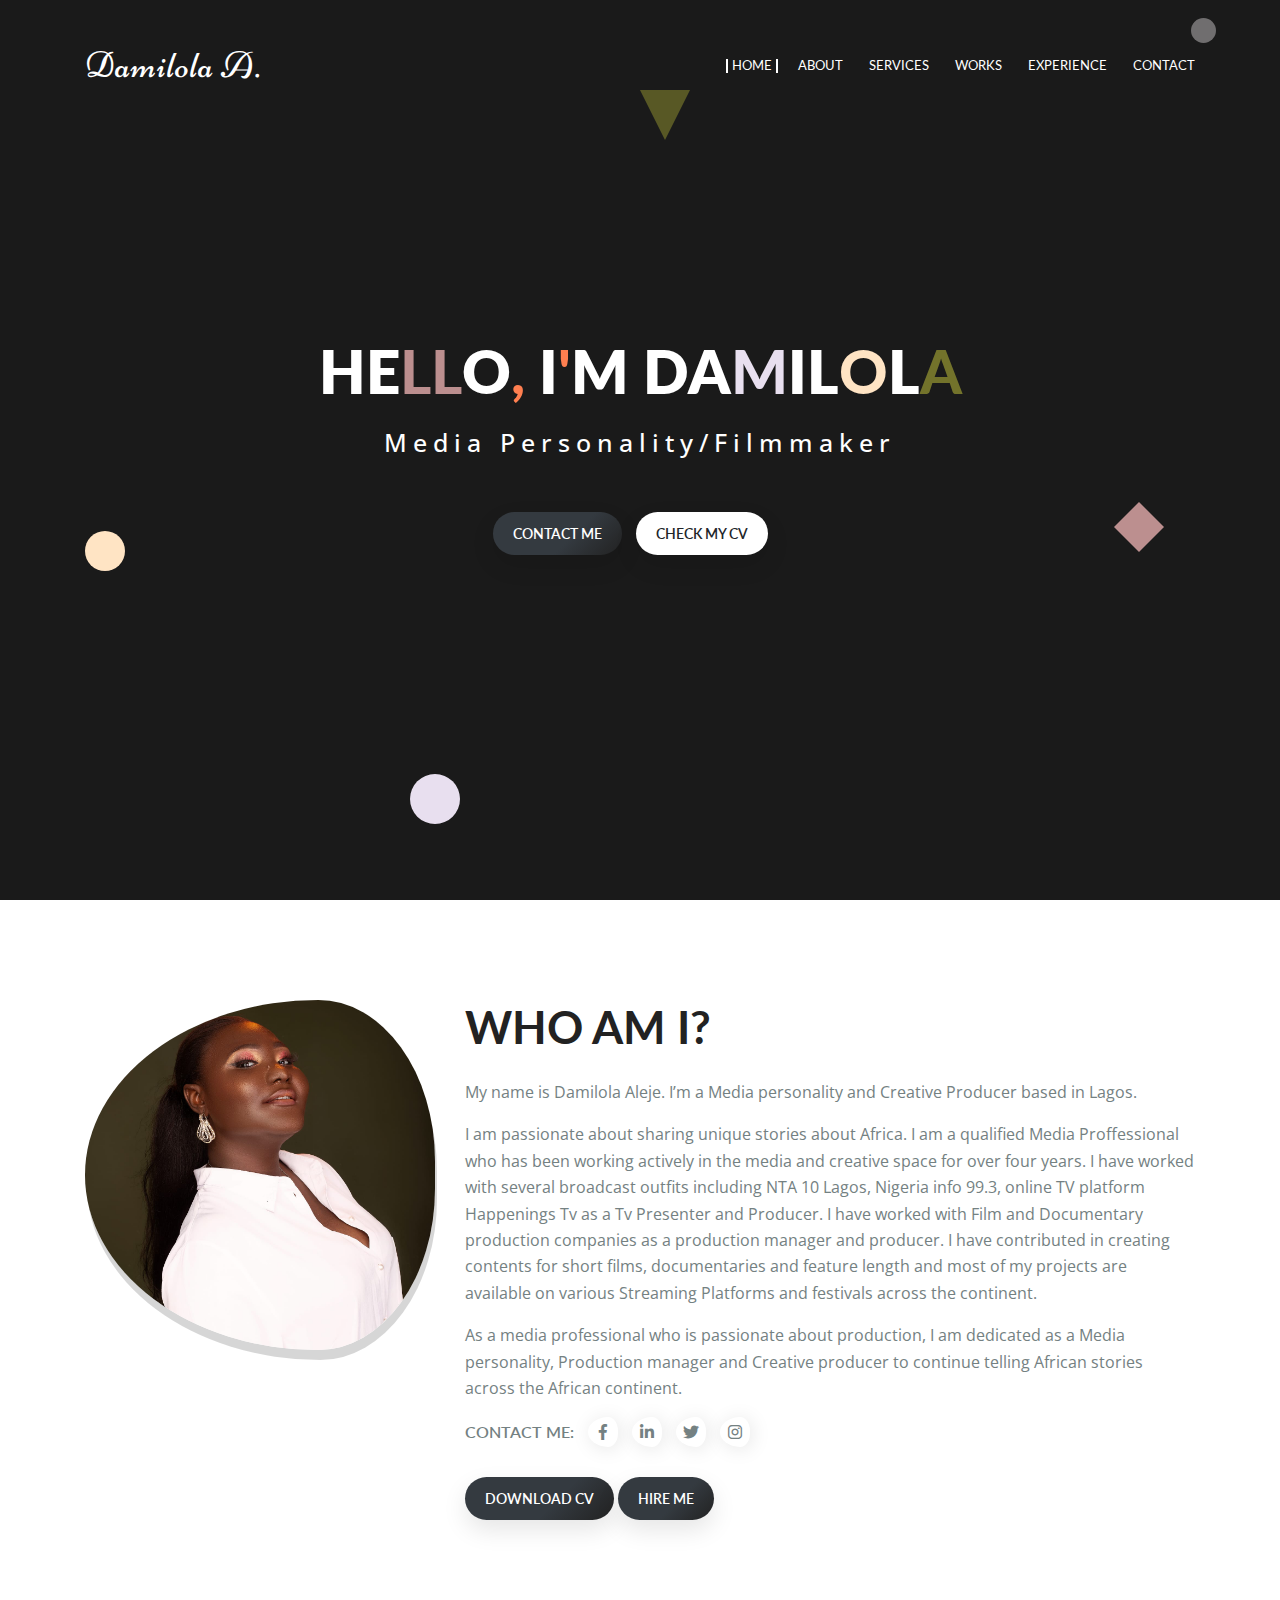
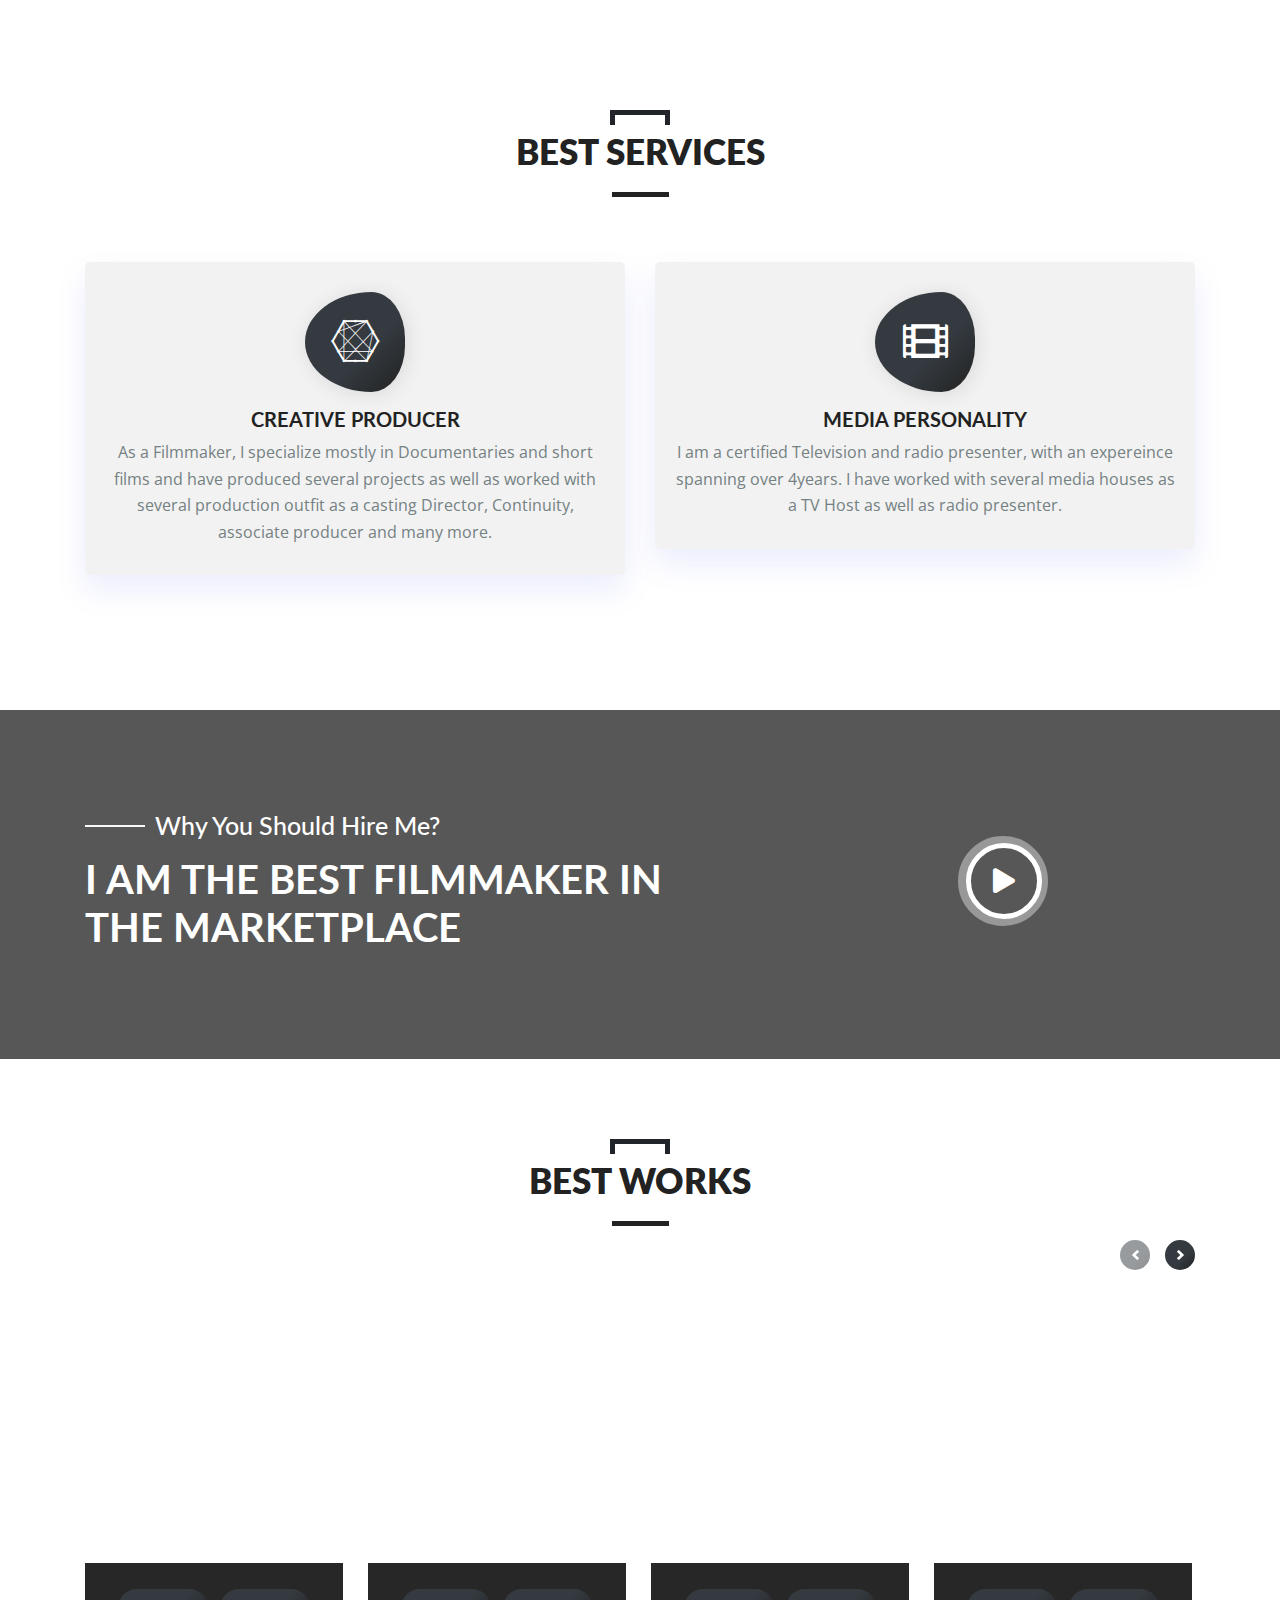
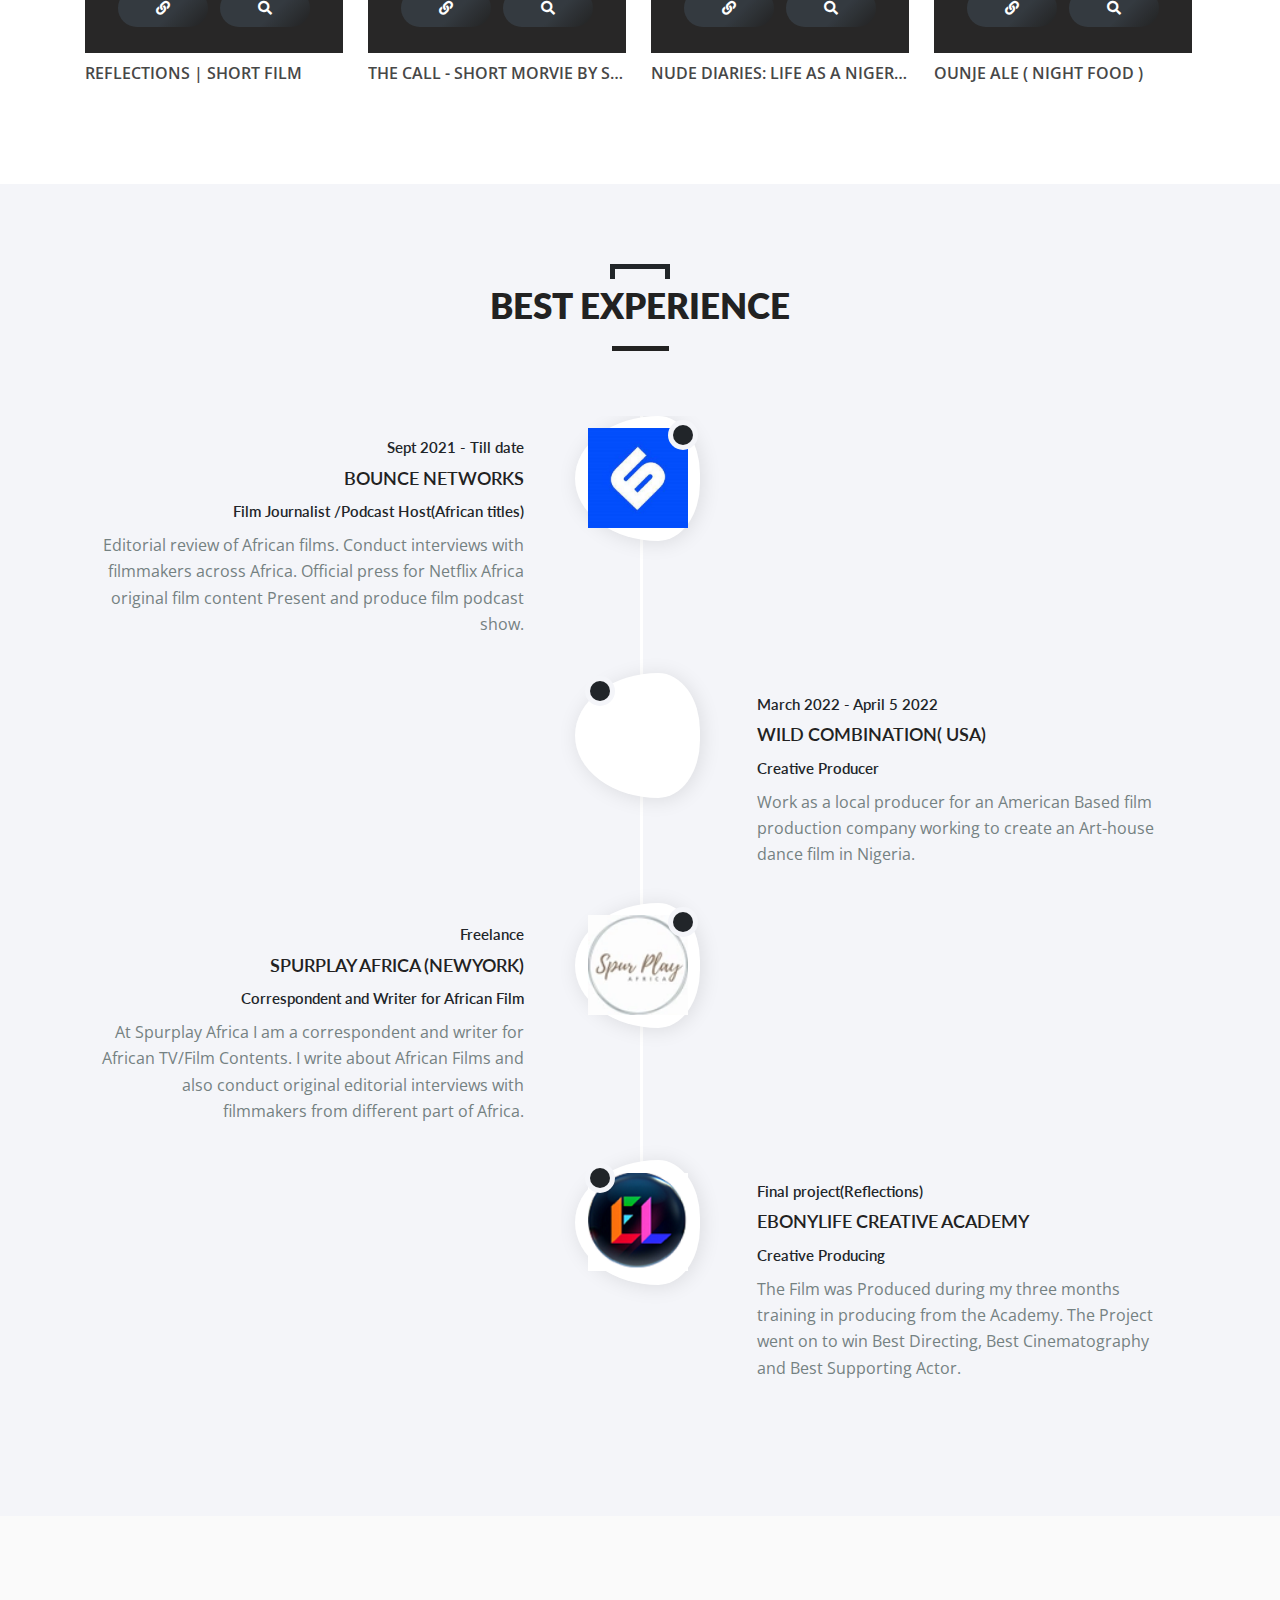
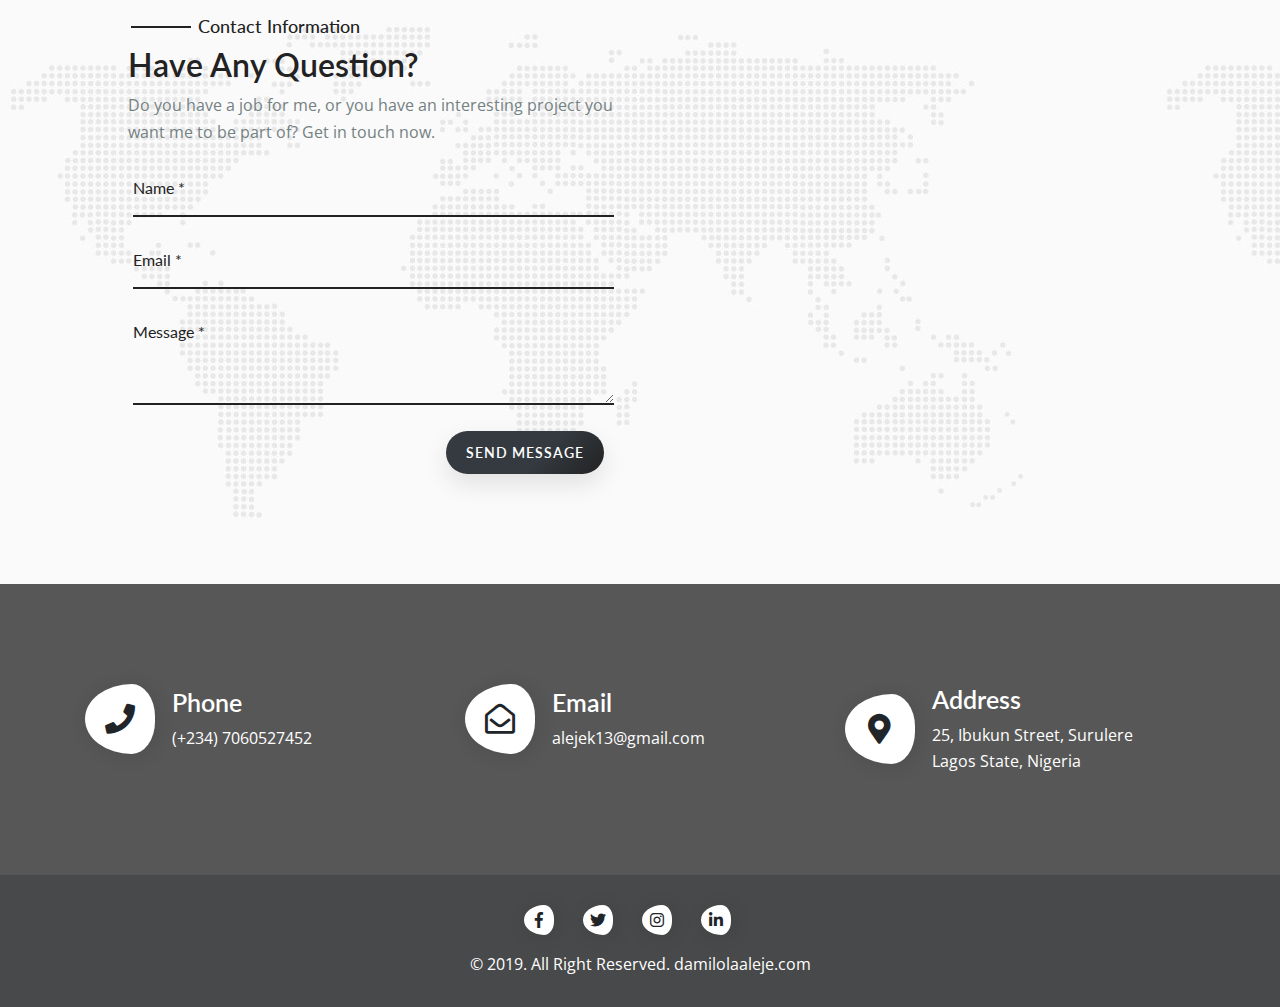
<file: index.html>
<!DOCTYPE html>
<html lang="en">
<head>
    <meta charset="utf-8">
    <meta http-equiv="x-ua-compatible" content="ie=edge">
    <meta name="viewport" content="width=device-width, initial-scale=1.0" />
    <meta name="keywords" content="damilola, aleje, OAP, khadijah, film producer">
    <meta name="description" content="Hello, my name is  Damilola Aleje. I’m a media personality and filmmaker  based in Lagos, Nigeria with a passion for  sharing and telling stories. I am passionate about sharing stories  that involve Africa and around the world.">
    <meta name="author" content="damilola">
    <title>Damilola Aleje - My Personal Portfolio Website</title>

    <!-- favicon -->
    <link rel="shortcut icon" href="assets/images/daref.png" type="image/png"/>

    <!--Font Awesome css-->
    <link rel="stylesheet" href="assets/css/fontawesome-all.css">

    <!--Bootstrap css-->
    <link rel="stylesheet" href="assets/bootstrap/css/bootstrap.css">

    <!--Owl Carousel css-->
    <link rel="stylesheet" href="assets/css/owl.carousel.min.css">


    <!--Magnific Popup css-->
    <link rel="stylesheet" href="assets/css/magnific-popup.css">
    <link rel="stylesheet" href="assets/css/animate.min.css">
    <link rel="stylesheet" href="assets/css/progresscircle.css">
    <!-- Google Fonts -->
    <link href="https://fonts.googleapis.com/css?family=Niconne" rel="stylesheet">
    <link href="https://fonts.googleapis.com/css?family=Lato:300,400,700,900" rel="stylesheet">
    <link href="https://fonts.googleapis.com/css?family=Raleway:200,300,400,500,600,700,800,900%7cOpen+Sans:400,600,700,800"
        rel="stylesheet">

    <!--Site Main Style css-->
    <link rel="stylesheet" type="text/css" href="assets/css/cubeportfolio.min.css">
    <link rel="stylesheet" href="assets/css/style.css">
    <link rel="stylesheet" href="assets/css/style_main.css">
    <!-- <link rel="stylesheet"  href="assets/css/page.css"> -->
    <link id="colors" rel="stylesheet" href="assets/css/black-color.css">
</head>
<body>
    <div class="preloader">
        <div class="sk-three-bounce">
            <div class="sk-child sk-bounce1"></div>
            <div class="sk-child sk-bounce2"></div>
            <div class="sk-child sk-bounce3"></div>
        </div>
    </div>
    <!--Navbar Start-->
    <nav class="navbar navbar-expand-lg navbar-dark">
        <div class="container">
            <!-- LOGO -->
            <a class="navbar-brand logo animated swing infinite" id="infiniteAnimate" href="index.html">
                Damilola A.
            </a>

            <button class="navbar-toggler collapsed" type="button" data-toggle="collapse" data-target="#navbarCollapse"
                aria-controls="navbarCollapse" aria-expanded="false" aria-label="Toggle navigation">
                <span class="navbar-toggler-icon"></span>
            </button>

            <div class="navbar-collapse collapse" id="navbarCollapse">
                <ul class="navbar-nav ml-auto">
                    <!--Nav Links-->
                    <li class="nav-item">
                        <a href="#" class="nav-link active" data-scroll-nav="0">Home</a>
                    </li>
                    <li class="nav-item">
                        <a href="#" class="nav-link" data-scroll-nav="1">About</a>
                    </li>
                    <li class="nav-item">
                        <a href="#" class="nav-link" data-scroll-nav="2">Services</a>
                    </li>
                    <li class="nav-item">
                        <a href="#" class="nav-link" data-scroll-nav="3">Works</a>
                    </li>
                    <li class="nav-item">
                        <a href="#" class="nav-link" data-scroll-nav="4">Experience</a>
                    </li>
                    <li class="nav-item">
                        <a href="#" class="nav-link" data-scroll-nav="5">Contact</a>
                    </li>
                </ul>
            </div>
        </div>
    </nav>
    <!--Navbar End-->
    <!--Home Section Start /assets/images/me.jpg-->

    <section class="design" style="background-image: url(''); background-attachment: fixed; background-size: cover; background-repeat: no-repeat;"
        data-stellar-background-ratio=".7" data-scroll-index="0">
        <div class="">
            <div class="container">
                <div class="triangle-up"></div>
                <div class="diamond1"></div>
                <div class="circle3"></div>
                <div class="circle"></div>
                <div class="circle2 animated bounce infinite"></div>
                <!--Banner Content-->
                <div class="banner-main-design">
                    <div class="row full-screen align-items-center">
                        <div class="col-lg-12 col-md-12">
                            <div class="banner-left text-center">
                                <h1>HE<b class="rosy">LL</b>O<b class="coral">,</b> I<b class="coral">'</b>M DA<b class="zero">M</b>IL<b
                                        class="bis">O</b>L<b class="triy">A</b></h1>
                                <p class="cd-headline clip is-full-width mt-15">
                                    <span>Media Personality/Filmmaker</span>
                                   <!--  <span class="cd-words-wrapper">
                                        <b class="is-visible rosy">Film Maker.</b>
                                        <b class="bis">Content Producer.</b>
                                        <b class="zero">Media Personality.</b>
                                        <b class="rosy">Content Management.</b>
                                        <b class="coral">Website Maintainance.</b>
                                    </span> -->
                                </p>
                                <!-- data-scroll-nav="5" #contact color:#383331 -->
                                <div class="btn-design">
                                    <a href="#conatact" class=" blog-btn" style="margin-right: 10px;" data-scroll-nav="5">Contact
                                        Me</a>
                                    <a href="resume/cv.html" target="_blank" class=" header-btn">Check my CV</a>
                                </div>
                            </div>
                        </div>
                    </div>
                </div>
            </div>
        </div>
    </section>
    <!--Home Section End-->
    <section class="pt-100 pb-100" data-scroll-index="1">
        <div class="container">
            <div class="row">
                <div class="col-lg-4">
                    <div class="banner-img-right">
                        <img src="assets/images/dammy1.jpeg" alt="damilola">
                    </div>
                </div>
                <div class="col-lg-8">
                    <div class="about-text about-text-blk">
                        <h2 class="about-title">Who am I?</h2>
                      
                        <p>My name is Damilola Aleje. I’m a Media personality and Creative Producer based in Lagos. 
<p>I am passionate about sharing unique stories about Africa. I am a qualified Media Proffessional who has been working actively in the media and creative space for over four years. I have  worked with several broadcast outfits including NTA 10 Lagos, Nigeria info 99.3, online TV platform Happenings Tv as a Tv Presenter and Producer. I have worked with Film and Documentary production companies as a production manager and producer.
I have contributed in  creating contents for  short films, documentaries and feature length and most of my projects are  available on various Streaming Platforms and festivals across the continent.</p>

<p>As a media professional who is passionate about production, I  am dedicated as a Media personality,   Production manager and Creative producer to continue telling African stories across the African continent.</p>
</p>
                        
                    </div>
                    <div class="contact-social about-contact">
                        <ul>
                            <li class="social-text">Contact Me:</li>
                            <li><a href="https://web.facebook.com/alejek" target="_blank"><i class="fab fa-facebook-f"></i></a></li>
                            <li><a href="https://ng.linkedin.com/in/damilola-aleje-1176a9113" target="_blank"><i
                                        class="fab fa-linkedin-in"></i></a></li>
                            <li><a href="https://twitter.com/damilolaaleje" target="_blank"><i class="fab fa-twitter"></i></a></li>
                            <li><a href="https://www.instagram.com/damilolaaleje" target="_blank"><i class="fab fa-instagram"></i></a></li>

                        </ul>
                    </div>
                    <div class="about-btn">
                        <a href="assets/damilolacv.pdf" target="_blank" class="blog-btn" download="DamilolaCV">Download
                            CV</a>
                        <a href="#contact" class="blog-btn" data-scroll-nav="5">Hire Me</a>
                    </div>
                </div>
            </div>
        </div>
    </section>


    <!--Skill Section Start-->


    
    <!--skill Section End-->


    <!--Service Section Start-->
    <section class="pt-100 pb-100" data-scroll-index="2">
        <div class="container">
            <div class="row">
                <div class="col">
                    <div class="section-title">
                        <div class="main-title">
                            <div class="title-main-page">
                                <h4>Best Services</h4>
                            </div>
                        </div>

                    </div>
                </div>
            </div>
            <div class="row">
                <div class="col-lg-6">
                    <div class="service-item">
                        <div class="service-img">
                            <div class="service-icon-shedow">
                                <i class="fab fa-connectdevelop"></i>
                            </div>
                        </div>
                        <div class="service-text">
                            <h4>Creative Producer </h4>
                            <p>As a Filmmaker, I specialize mostly in Documentaries and short films and have produced several projects as well as worked with several production outfit as a casting Director, Continuity, associate producer and many more.</p>
                        </div>
                    </div>
                </div>
                <div class="col-lg-6">
                    <div class="service-item">
                        <div class="service-img">
                            <div class="service-icon-shedow">
                                <i class="fas fa-film"></i>
                            </div>
                        </div>
                        <div class="service-text">
                            <h4>Media Personality </h4>
                            <p>I am a certified Television and radio presenter, with an expereince spanning over 4years. I have worked with several media houses as a TV Host as well as radio presenter. </p>
                        </div>
                    </div>
                </div>
               <!--  <div class="col-lg-4">
                    <div class="service-item">
                        <div class="service-img ">
                            <div class="service-icon-shedow">
                                <i class="fas fa-briefcase"></i>
                            </div>
                        </div>
                        <div class="service-text">
                            <h4>Content Creator</h4>
                            <p>In the process of my career, creating contents has always been the highlight, I have created content for Television, film and radio as well as produce such contents</p>
                        </div>
                    </div>
                </div>
          -->
            </div>
        </div>
    </section>
    <!--Service Section End-->

    <!--Video Section Start-->
    <section class="video-section" style="background-image: url('assets/images/reflection.jpeg'); background-attachment: fixed; background-repeat: no-repeat; background-size: cover;">
        <div class="overlay-black pt-100 pb-100">
            <div class="container">
                <div class="row">
                    <div class="col-lg-7 col-sm-12">
                        <div class="video-text">
                            <h6>Why You Should Hire Me?</h6>
                            <h2>I Am The Best Filmmaker in the Marketplace</h2>
                        </div>
                    </div>
                    <div class="col-lg-5 col-sm-12">
                        <div class="video-icon">
                            <div class="video--button">
                                <div class="video-overlay">
                                    <div class="pos-vertical-center">
                                        <!-- popup-video -->
                                        <a target="_blank" class="popup-video"  href="https://drive.google.com/file/d/12DdP4l_07ovMjRrzKFSppbo1tCxhdPUy/preview">

                                            <span class="btn--animation"></span>
                                            <i class="fa fa-play"></i>
                                        </a>
                                    </div>
                                </div>
                                <!-- .video-player end -->
                            </div>
                        </div>
                    </div>
                </div>
            </div>
        </div>
    </section>
    <!--Video Section End-->
 <!-- <p>Lorem ipsum dolor sit amet</p> -->


    <!--Portfolio Section Start--> 
    <section class="portfolio pt-100 pb-100" data-scroll-index="3">
        <div class="container">
            <div class="row">
                <div class="col">
                    <div class="section-title">
                        <div class="main-title">
                            <div class="title-main-page">
                                <h4> Best Works </h4>
                               
                            </div>
                        </div>

                    </div>
                </div>
            </div>

            <div id="js-grid-slider-projects" class="cbp">   

                 <div class="cbp-item identity graphic">
                    <div class="cbp-caption">
                        <div class="cbp-caption-defaultWrap">
                            <!-- <img src="assets/images/portfolio/7.jpg" alt=""> -->

                            <iframe width="100%" height="355" src="https://www.youtube.com/embed/hWXksmSmcqc" title="YouTube video player" frameborder="0" allow="accelerometer; autoplay; clipboard-write; encrypted-media; gyroscope; picture-in-picture" allowfullscreen></iframe>

                        </div>
                        <div class="cbp-caption-activeWrap">
                            <div class="cbp-l-caption-alignCenter">
                                <div class="cbp-l-caption-body">
                                    <a href="https://www.youtube.com/embed/hWXksmSmcqc" target="_blank" class=" cbp-l-caption-buttonLeft"
                                        rel="nofollow"><i class="fas fa-link"></i></a>
                                    <a href="assets/images/reflection.jpeg" class="cbp-lightbox cbp-l-caption-buttonRight" data-title="Reflections | Short Film<br>"><i class="fas fa-search"> </i></a>
                                </div>
                            </div>
                        </div>
                    </div>
                    <div class="cbp-l-grid-projects-title">Reflections | Short Film</div>
                    <div class="cbp-l-grid-projects-desc"></div>
                </div>
                
                      <div class="cbp-item graphic logos">
                    <div class="cbp-caption">
                        <div class="cbp-caption-defaultWrap">
                            <!-- <img src="assets/images/portfolio/3.jpg" alt=""> -->

                        <iframe width="100%" height="355" src="https://www.youtube.com/embed/WEXawcRxO8c"title="YouTube video player" frameborder="0" allow="accelerometer; autoplay; clipboard-write; encrypted-media; gyroscope; picture-in-picture" allowfullscreen></iframe>
                        </div>
                        <div class="cbp-caption-activeWrap">
                            <div class="cbp-l-caption-alignCenter">
                                <div class="cbp-l-caption-body">
                                    <a href="https://www.youtube.com/watch?v=WEXawcRxO8c" target="_blank" class=" cbp-l-caption-buttonLeft" rel="nofollow"><i class="fas fa-link"></i></a>
                                    <a href="https://www.youtube.com/embed/WEXawcRxO8c" class="cbp-lightbox cbp-l-caption-buttonRight"
                                        data-title="THE CALL <br>"><i class="fas fa-search">
                                        </i></a>
                                </div>
                            </div>
                        </div>
                    </div>
                            <div class="cbp-l-grid-projects-title">The Call - Short Morvie by Scriptathon Africa</div>
                            <div class="cbp-l-grid-projects-desc"></div>
                </div>

                <div class="cbp-item identity graphic">
                    <div class="cbp-caption">
                        <div class="cbp-caption-defaultWrap">
                            <!-- <img src="assets/images/portfolio/7.jpg" alt=""> -->
                            
                          
                            <iframe width="100%" height="355" src="https://www.youtube.com/embed/hwmG8J2oVb4" title="YouTube video player" frameborder="0" allow="accelerometer; autoplay; clipboard-write; encrypted-media; gyroscope; picture-in-picture" allowfullscreen></iframe>

                        </div>
                        <div class="cbp-caption-activeWrap">
                            <div class="cbp-l-caption-alignCenter">
                                <div class="cbp-l-caption-body">
                                    <a href="https://www.youtube.com/embed/hwmG8J2oVb4" target="_blank" class=" cbp-l-caption-buttonLeft"
                                        rel="nofollow"><i class="fas fa-link"></i></a>
                                    <a href="https://www.youtube.com/embed/hwmG8J2oVb4" class="cbp-lightbox cbp-l-caption-buttonRight" data-title="NUDE DIARIES: Life As A Nigerian Lady In Her Mid 20s.<br>"><i class="fas fa-search"> </i></a>
                                </div>
                            </div>
                        </div>
                    </div>
                            <div class="cbp-l-grid-projects-title">NUDE DIARIES: Life As A Nigerian Lady In Her Mid 20s</div>
                            <div class="cbp-l-grid-projects-desc"></div>
                </div>
                   

                <div class="cbp-item identity graphic">
                    <div class="cbp-caption">
                        <div class="cbp-caption-defaultWrap">
                            <!-- <img src="assets/images/portfolio/7.jpg" alt=""> -->
                            <iframe width="100%" height="355" src="https://www.youtube.com/embed/jIePC-l8yGQ" frameborder="0" allow="accelerometer; autoplay; encrypted-media; gyroscope; picture-in-picture" allowfullscreen></iframe>
                        </div>
                        <div class="cbp-caption-activeWrap">
                            <div class="cbp-l-caption-alignCenter">
                                <div class="cbp-l-caption-body">
                                    <a href="https://www.youtube.com/embed/jIePC-l8yGQ" target="_blank" class=" cbp-l-caption-buttonLeft"
                                        rel="nofollow"><i class="fas fa-link"></i></a>
                                    <a href="assets/images/ounje1.jpeg" class="cbp-lightbox cbp-l-caption-buttonRight" data-title="OUNJE ALE ( NIGHT FOOD ) <br>"><i class="fas fa-search"> </i></a>
                                </div>
                            </div>
                        </div>
                    </div>
                            <div class="cbp-l-grid-projects-title">OUNJE ALE ( NIGHT FOOD )</div>
                            <div class="cbp-l-grid-projects-desc"></div>
                </div>
              
                <div class="cbp-item identity graphic">
                    <div class="cbp-caption">
                        <div class="cbp-caption-defaultWrap">
                            <!-- <img src="assets/images/portfolio/7.jpg" alt=""> -->
                            
                            <iframe src="https://drive.google.com/file/d/12DdP4l_07ovMjRrzKFSppbo1tCxhdPUy/preview" width="100%" height="355" allow="autoplay"></iframe>
                        </div>
                        <div class="cbp-caption-activeWrap">
                            <div class="cbp-l-caption-alignCenter">
                                <div class="cbp-l-caption-body">
                                    <a href="https://drive.google.com/file/d/12DdP4l_07ovMjRrzKFSppbo1tCxhdPUy/view?usp=drivesdk" target="_blank" class=" cbp-l-caption-buttonLeft"
                                        rel="nofollow"><i class="fas fa-link"></i></a>
                                    <a href="assets/images/ounje1.jpeg" class="cbp-lightbox cbp-l-caption-buttonRight" data-title="Damilola Aleje <br>"><i class="fas fa-search"> </i></a>
                                </div>
                            </div>
                        </div>
                    </div>
                            <div class="cbp-l-grid-projects-title">Damilola Aleje Production Reel</div>
                            <div class="cbp-l-grid-projects-desc"></div>
                </div>
                

                <!-- <div class="cbp-item identity web-design">
                    <div class="cbp-caption">
                        <div class="cbp-caption-defaultWrap">
                            <img src="assets/images/portfolio/4.jpg" alt="">
                        </div>
                        <div class="cbp-caption-activeWrap">
                            <div class="cbp-l-caption-alignCenter">
                                <div class="cbp-l-caption-body">
                                    <a href="https://www.showtimenaija.com.ng/" target="_blank" class=" cbp-l-caption-buttonLeft"
                                        rel="nofollow"><i class="fas fa-link"></i></a>
                                    <a href="assets/images/portfolio/4.jpg" class="cbp-lightbox cbp-l-caption-buttonRight"
                                        data-title="Showtime Naija<br> Design by me"><i class="fas fa-search"> </i></a>
                                </div>
                            </div>
                        </div>
                    </div>
                    <div class="cbp-l-grid-projects-title">Showtime Naija Website</div>
                    <div class="cbp-l-grid-projects-desc">E-commerce Website / Wordpress</div>
                </div>
                <div class="cbp-item identity web-design">
                    <div class="cbp-caption">
                        <div class="cbp-caption-defaultWrap">
                            <img src="assets/images/portfolio/5.jpg" alt="">
                        </div>
                        <div class="cbp-caption-activeWrap">
                            <div class="cbp-l-caption-alignCenter">
                                <div class="cbp-l-caption-body">
                                    <a href="https://olusesimrg.github.io/Budget-App/" target="_blank" class=" cbp-l-caption-buttonLeft"
                                        rel="nofollow"><i class="fas fa-link"></i></a>
                                    <a href="assets/images/portfolio/5.jpg" class="cbp-lightbox cbp-l-caption-buttonRight"
                                        data-title="Budget-App <br> Developed by me"><i class="fas fa-search"> </i></a>
                                </div>
                            </div>
                        </div>
                    </div>
                    <div class="cbp-l-grid-projects-title">Budget App</div>
                    <div class="cbp-l-grid-projects-desc">Web Design / Html5 & CSS3 / JS </div>
                </div>
                <div class="cbp-item graphic logos">
                    <div class="cbp-caption">
                        <div class="cbp-caption-defaultWrap">
                            <img src="assets/images/portfolio/6.jpg" alt="">
                        </div>
                        <div class="cbp-caption-activeWrap">
                            <div class="cbp-l-caption-alignCenter">
                                <div class="cbp-l-caption-body">
                                    <a href="https://olusesimrg.github.io/pixel-art-project/" target="_blank" class=" cbp-l-caption-buttonLeft"
                                        rel="nofollow"><i class="fas fa-link"></i></a>
                                    <a href="assets/images/portfolio/6.jpg" class="cbp-lightbox cbp-l-caption-buttonRight"
                                        data-title="ALC 3.0 Final Project<br> design by me"><i class="fas fa-search">
                                        </i></a>
                                </div>
                            </div>
                        </div>
                    </div>
                    <div class="cbp-l-grid-projects-title">Pixel Art Maker</div>
                    <div class="cbp-l-grid-projects-desc">Alc 3.0 final project/ jquery, JavaScripts CSS3</div>
                </div>
                <div class="cbp-item identity graphic">
                    <div class="cbp-caption">
                        <div class="cbp-caption-defaultWrap">
                            <img src="assets/images/portfolio/7.jpg" alt="">
                        </div>
                        <div class="cbp-caption-activeWrap">
                            <div class="cbp-l-caption-alignCenter">
                                <div class="cbp-l-caption-body">
                                    <a href="https://olusesimrg.github.io/To-Do-App/" target="_blank" class=" cbp-l-caption-buttonLeft"
                                        rel="nofollow"><i class="fas fa-link"></i></a>
                                    <a href="assets/images/portfolio/7.jpg" class="cbp-lightbox cbp-l-caption-buttonRight"
                                        data-title="TO-DO Application<br>"><i class="fas fa-search"> </i></a>
                                </div>
                            </div>
                        </div>
                    </div>
                    <div class="cbp-l-grid-projects-title">Todo Aplication</div>
                    <div class="cbp-l-grid-projects-desc">Web Design / HTML, CSS3, jquery and JavaScripts </div>
                </div> -->

            </div>
        </div>
    </section> 
    <!--Portfolio Section End-->

    <!--Work Timeline Section Start-->
    <section class="pt-100 pb-100 timeline-bg" data-scroll-index="4">
        <div class="container">
            <div class="row">
                <div class="col">
                    <div class="section-title">
                        <div class="main-title">
                            <div class="title-main-page">
                                <h4>Best Experience</h4>
                                <!-- <p>Lorem ipsum dolor sit amet</p> -->
                            </div>
                        </div>

                    </div>
                </div>
            </div>
            <div class="row">
                <div class="main-timeline">
                    <div class="timeline">
                        <div class="timeline-icon">
                            <img src="assets/images/icon/doing.jpg" alt="">
                        </div>
                        <div class="timeline-content">
                            <span class="date">Sept 2021 - Till date</span>
                            <h5 class="title">Bounce Networks</h5>
                            <span class="date">Film Journalist /Podcast Host(African titles)</span>
                            <p class="description">
                           Editorial review of African films.
                            Conduct interviews with filmmakers across Africa.
                                Official press for Netflix Africa original film content
                                        Present and produce film podcast show.
                            </p>
                        </div>
                    </div>
                        <!-- doigsoon experience-->
                    <div class="timeline">
                        <div class="timeline-icon">
                            <!-- <img src="assets/images/icon/spur.webp" alt=""> -->
                        </div>
                        <div class="timeline-content">
                            <span class="date">March 2022 - April 5 2022</span>
                            <h5 class="title">Wild Combination( USA)</h5>
                             <span class="date">Creative Producer</span>
                            <p class="description">
                              Work as a local producer for an American Based film production company
                                working to create an Art-house dance film in Nigeria.


                            </p>
                        </div>
                    </div>
                      <div class="timeline">
                        <div class="timeline-icon">
                            <img src="assets/images/icon/spur.webp" alt="">
                        </div>
                        <div class="timeline-content">
                            <span class="date">Freelance</span>
                            <h5 class="title">SpurPlay Africa (Newyork)</h5>
                             <span class="date">Correspondent and Writer for African Film</span>
                            <p class="description">
                                At Spurplay Africa I am a correspondent and writer for African TV/Film Contents. I write about African Films and also conduct original editorial interviews with filmmakers from different part of Africa.

                            </p>
                        </div>
                    </div>
                        <!-- crystalhills experience-->
                    <div class="timeline">
                        <div class="timeline-icon">
                            <img src="assets/images/icon/ebony.png" alt="">
                        </div>
                        <div class="timeline-content">
                            <span class="date">Final project(Reflections)</span>
                            <h5 class="title">Ebonylife Creative Academy</h5>
                            <span class="date">Creative Producing</span>
                            <p class="description">
							The Film was Produced during my three months  training in producing from the Academy. The Project went on to win Best Directing, Best Cinematography and Best Supporting Actor.



                            </p>
                        </div>
                    </div>

                    <!-- <div class="timeline">
                            <div class="timeline-icon">
                               <img src="../assets/images/icon/3.png" alt="">
                            </div>
                            <div class="timeline-content  s-m-0 pb-0">
                                <span class="date">May 2017 - Mar 2018</span>
                                <h5 class="title">Frontend Developer</h5>
                                <p class="description">
                                    Lorem ipsum dolor sit amet, consectetur adipiscing elit. Vestibulum mattis felis vitae risus pulvinar tincidunt. Nam ac venenatis enim. Aenean hendrerit justo sed.

                                </p>
                            </div>
                        </div> -->

                </div>
            </div>
        </div>
    </section>
    <!--Work Timeline Section End-->

    <section class="contact" style="background-image: url('assets/images/map.jpg')" data-scroll-index="5">
        <div class="container-fluid">
            <div class="row">
                <div class="col-lg-7 bAg-white pl-5">
                    <div class="contact-me">
                        <div class="row">
                            <div class="col-lg-12">
                                <div class="contact-me-title">
                                    <h6>Contact Information</h6>
                                    <h2>Have Any Question?</h2>
                                    <p>Do you have a job for me, or you have an interesting project you want me to be
                                        part of? Get in touch now.</p>
                                </div>
                            </div>
                        </div>
                        <div class="row">
                            <div class="contact-form">
                                <!--Contact Form-->
                                <form id='contact-form' method='POST' action="contact.php">
                                    <input type='hidden' name='form-name' value='contactForm' />
                                    <div class="row">
                                        <div class="col-md-12">
                                            <div class="form-group">
                                                <input type="text" name="name" class="form-control" id="first-name"
                                                    placeholder="Name *" required="required">
                                            </div>
                                        </div>
                                        <div class="col-md-12">
                                            <div class="form-group">
                                                <input type="email" name="email" class="form-control" id="email"
                                                    placeholder="Email *" required="required">
                                            </div>
                                        </div>

                                        <div class="col-md-12">
                                            <div class="form-group">
                                                <textarea rows="6" name="message" class="form-control" id="description"
                                                    placeholder="Message *" required="required"></textarea>
                                            </div>
                                        </div>
                                        <div class="col-md-12 text-right">
                                            <!--contact button-->
                                            <button id="contact-submit" class="submit div-btn">
                                                Send Message
                                            </button>
                                        </div>
                                    </div>
                                </form>
                            </div>
                        </div>
                    </div>
                </div>
                <div class="col-lg-5 bg-map map">
                    <iframe src="https://www.google.com/maps/embed?pb=!1m18!1m12!1m3!1d3964.142824230894!2d3.366380465745864!3d6.50359767336172!2m3!1f0!2f0!3f0!3m2!1i1024!2i768!4f13.1!3m3!1m2!1s0x103b8c69d7ff7f65%3A0xee800b4fb48e7abb!2s25%20Ibukun%20St%2C%20Yaba%2C%20Lagos!5e0!3m2!1sen!2sng!4v1577619743205!5m2!1sen!2sng" width="100%" height="100%" frameborder="0" style="border:0;" allowfullscreen=""></iframe>
                </div>
            </div>
        </div>
    </section>
    <!--Contact Section End-->

    <!--Contact Info Section Start-->
    <section class="info" style="background-image: url('../assets/images/pexels-photo-316902.jpg'); background-attachment: fixed; background-repeat: no-repeat; background-size: cover;">
        <div class="overlay-black pt-100 pb-100">
            <div class="container">
                <div class="row">
                    <div class="col-lg-4">
                        <div class="contact-info d-flex">
                            <div class="w-25">
                                <div class="contact-icon">
                                    <i class="fas fa-phone"></i>
                                </div>
                            </div>
                            <div class="contact-text w-75">
                                <h2>Phone</h2>
                                <p>(+234) 7060527452</p>
                               <!--  <p>(+234) 8180422052</p> -->
                            </div>
                        </div>
                    </div>
                    <div class="col-lg-4">
                        <div class="contact-info d-flex">
                            <div class="w-25">
                                <div class="contact-icon">
                                    <i class="far fa-envelope-open"></i>
                                </div>
                            </div>
                            <div class="contact-text w-75">
                                <h2>Email</h2>
                                <p>alejek13@gmail.com</p>
                            </div>
                        </div>
                    </div>
                    <div class="col-lg-4">
                        <div class="contact-info d-flex mb-0">
                            <div class="w-25">
                                <div class="contact-icon">
                                    <i class="fas fa-map-marker-alt"></i>
                                </div>
                            </div>
                            <div class="contact-text w-75">
                                <h2>Address</h2>
                                <p>25, Ibukun Street, Surulere<br> Lagos State, Nigeria</p>
                            </div>
                        </div>

                    </div>
                </div>
            </div>
        </div>
    </section>
    <!--Contact Info Section End-->

    <!--Client Section Start-->
   <!--  <section class="pt-100 pb-100">
        <div class="container">
            <div class="row">
                <div class="col-lg-10 offset-lg-1">
                    <div class="row justify-content-center">
                        <div class="col-lg-3 text-center">
                            <div class="logo-img">
                                <img src="assets/images/icon/logo3.png" alt="">
                            </div>
                        </div>
                        <div class="col-lg-3 text-center">
                            <div class="logo-img">
                                <img src="assets/images/icon/logo12.png" alt="">
                            </div>
                        </div>
                        <div class="col-lg-3 text-center">
                            <div class="logo-img">
                                <img src="assets/images/icon/logo4.png" alt="">
                            </div>
                        </div>
                        <div class="col-lg-3 text-center">
                            <div class="logo-img">
                                <img src="assets/images/icon/crylogo.jpg" alt="">
                            </div>
                        </div>
                    </div>
                </div>
            </div>
        </div>
    </section> -->
    <!--Contact Info Section End-->

    <!--Footer Section Start-->
    <footer>
        <div class="container">
            <div class="row">
                <div class="col-lg-8 offset-lg-2">
                    <div class="footer-social">
                        <ul class="">
                            <li><a href="https://web.facebook.com/alejek" target="_blank"><i class="fab fa-facebook-f"></i></a></li>
                            <!-- <li><a href="#"><i class="fab fa-google-plus-g"></i></a></li> -->
                            <li><a href="https://twitter.com/damilolaaleje" target="_blank"><i class="fab fa-twitter"></i></a></li>
                            <li><a href="https://www.instagram.com/damilolaaleje" target="_blank"><i class="fab fa-instagram"></i></a></li>
                            <li><a href="https://ng.linkedin.com/in/damilola-aleje-1176a9113" target="_blank"><i
                                        class="fab fa-linkedin-in"></i></a></li>
                        </ul>
                    </div>
                </div>
                <div class="col-lg-12">
                    <div class="copy-right">
                        <p> &copy; 2019. All Right Reserved. damilolaaleje.com</p>
                    </div>
                </div>
            </div>
        </div>
    </footer>
    <!--Footer Section Endssss-->
    <!--Jquery js-->
    <script src="assets/js/jquery-3.0.0.min.js"></script>
    <!--Bootstrap js-->
    <script src="assets/bootstrap/js/bootstrap.min.js"></script>
    <!--Stellar js-->
    <script src="assets/js/jquery.stellar.js"></script>
    <!--Animated Headline js-->
    <script src="assets/js/animated.headline.js"></script>
    <!--Owl Carousel js-->
    <script src="assets/js/owl.carousel.min.js"></script>
    <!--ScrollIt js-->
    <script src="assets/js/scrollIt.min.js"></script>
    <!--Isotope js-->
    <script src="assets/js/isotope.pkgd.min.js"></script>
    <!--Magnific Popup js-->
    <script src="assets/js/jquery.magnific-popup.min.js"></script>
    <!--Particle js-->
    <script src="assets/js/progresscircle.js"></script>
    <!--Site Main js-->
    <script src="assets/js/jquery.cubeportfolio.min.js"></script>
    <script src="assets/js/contact.js"></script>
    <script src="assets/js/main.js"></script>
</body>

</html>
</file>
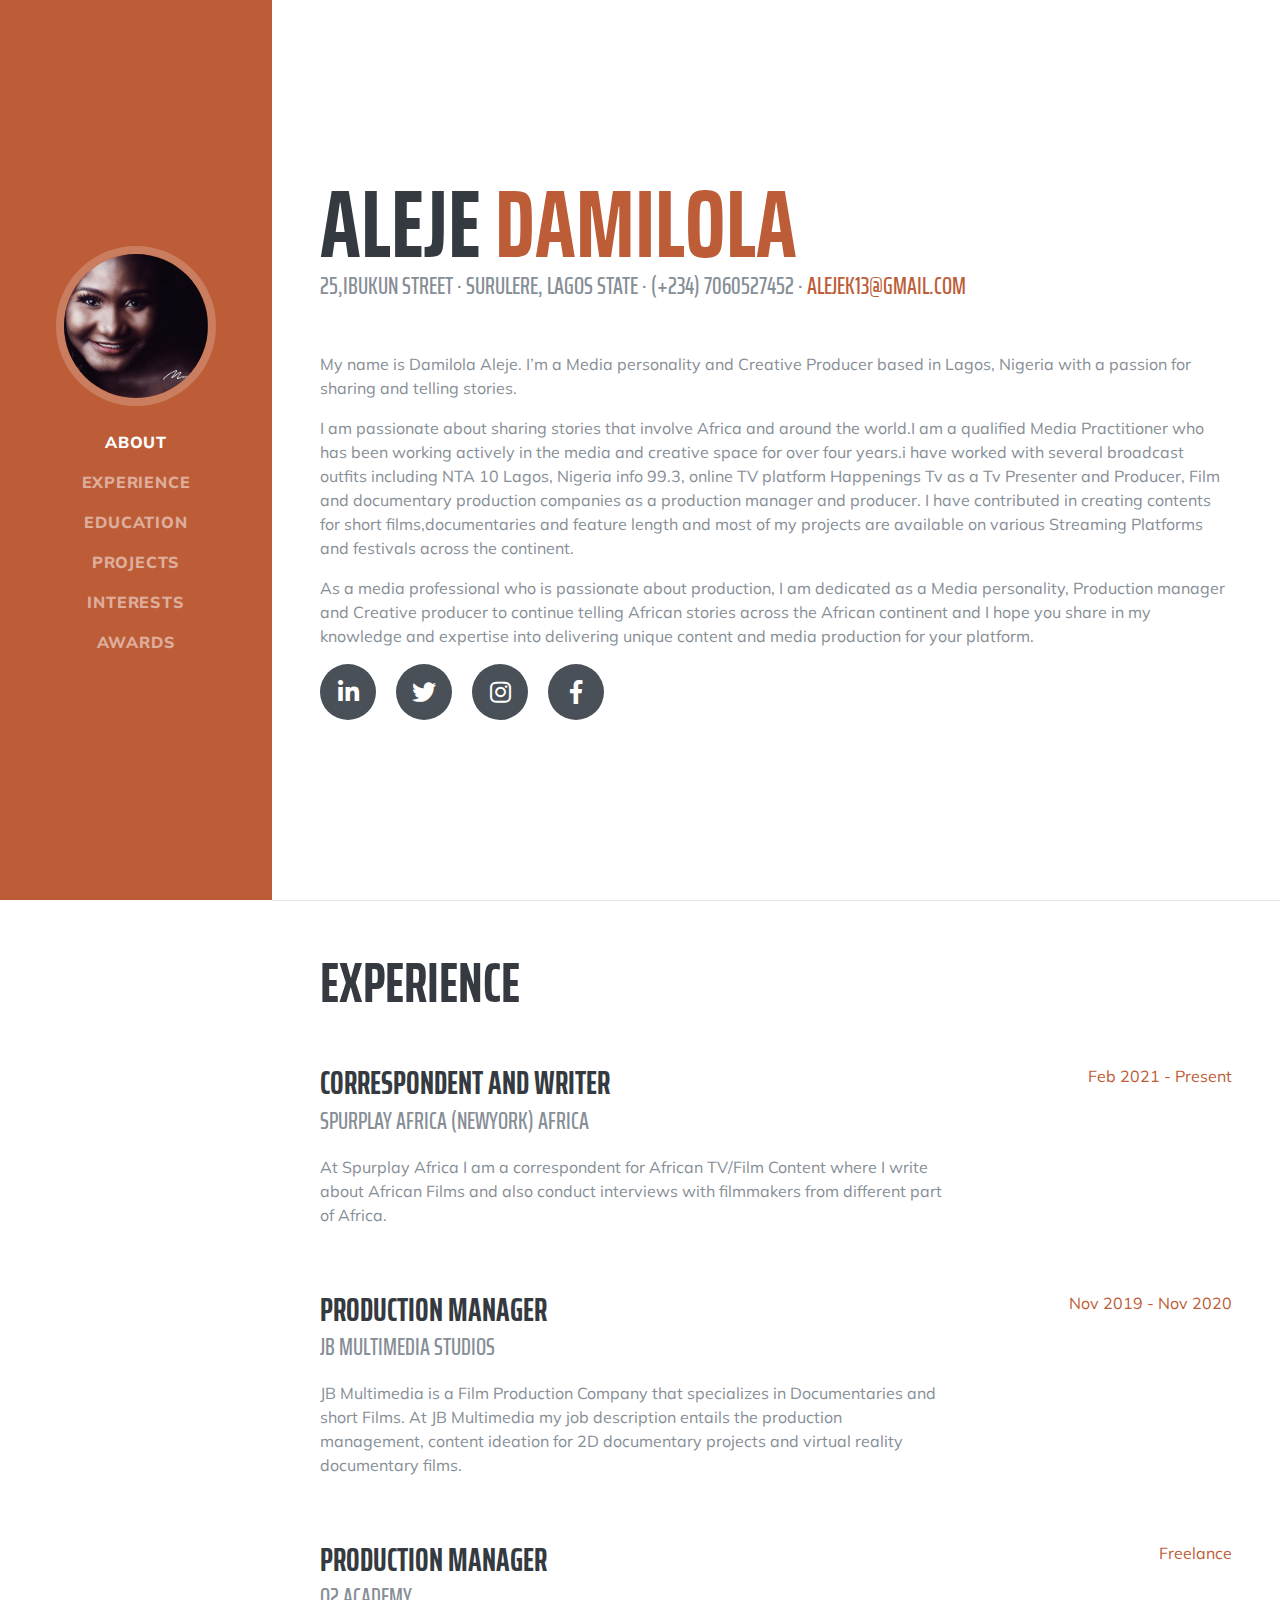
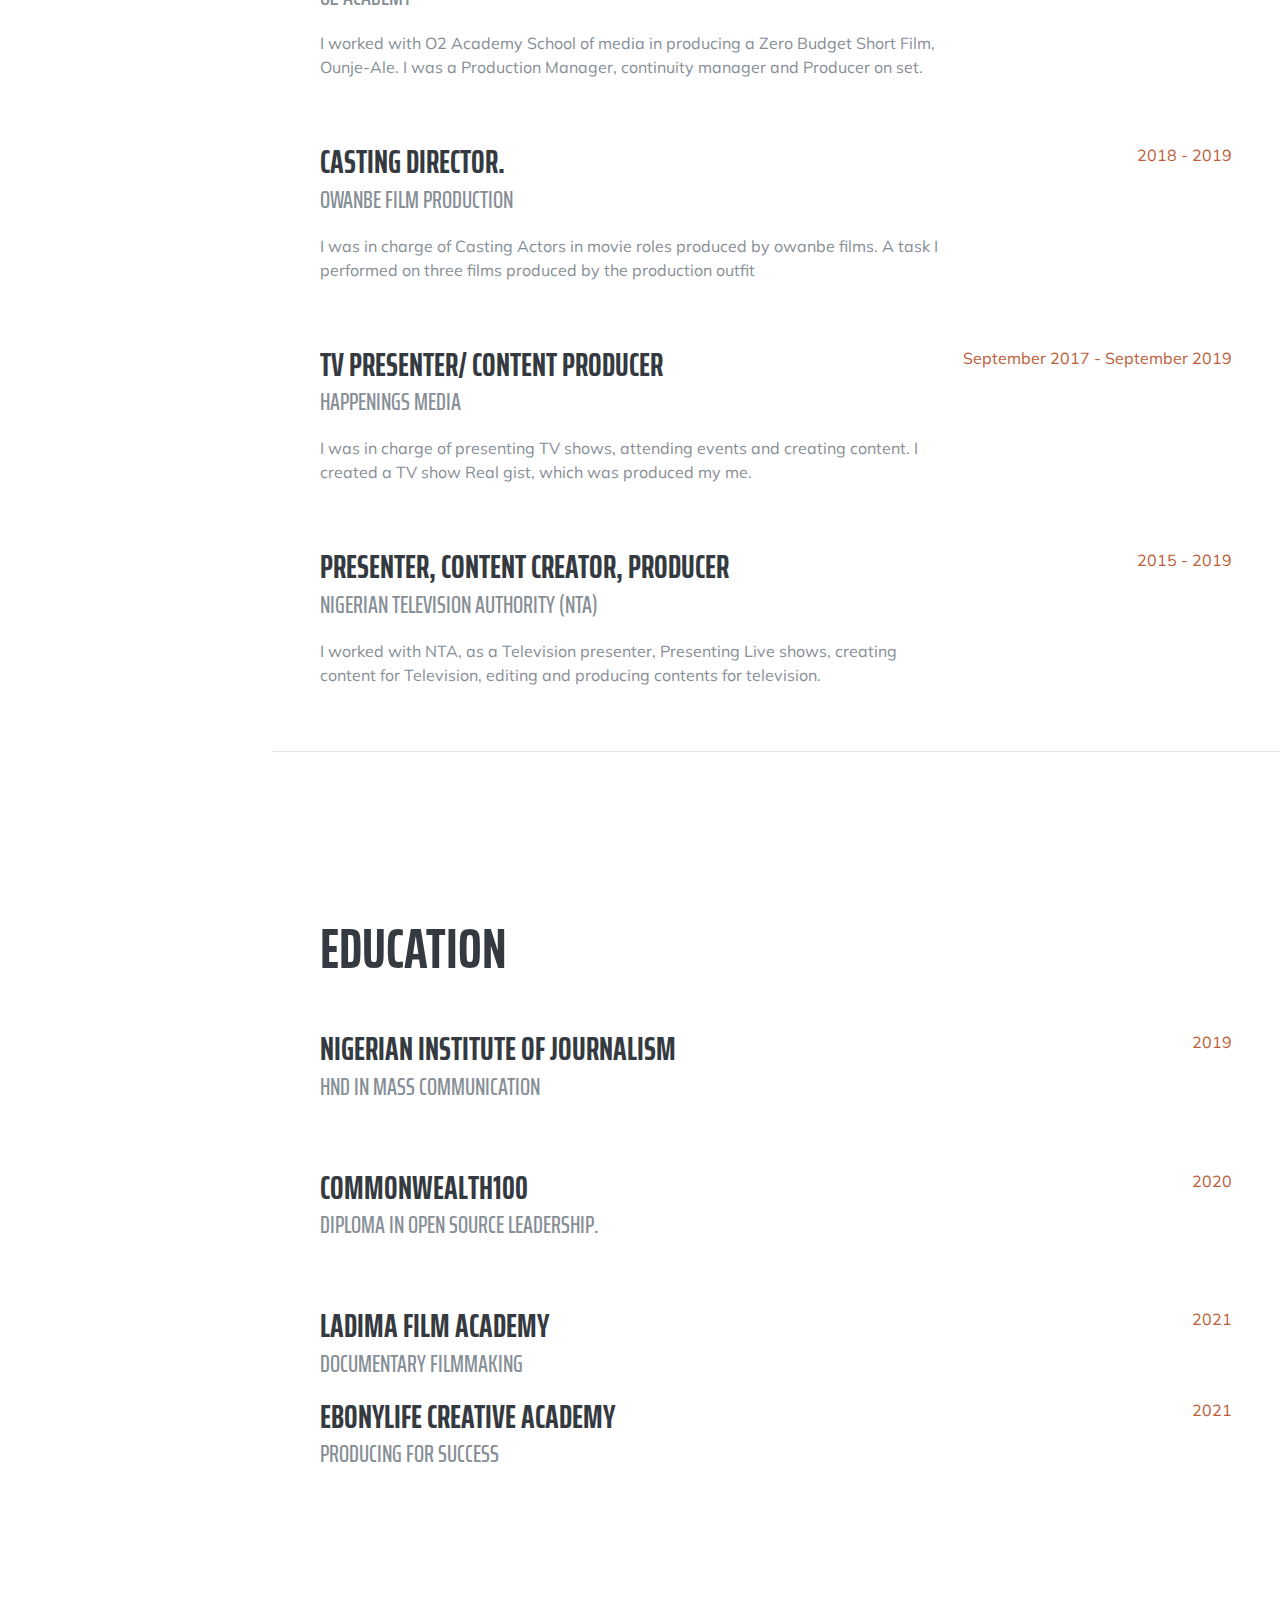
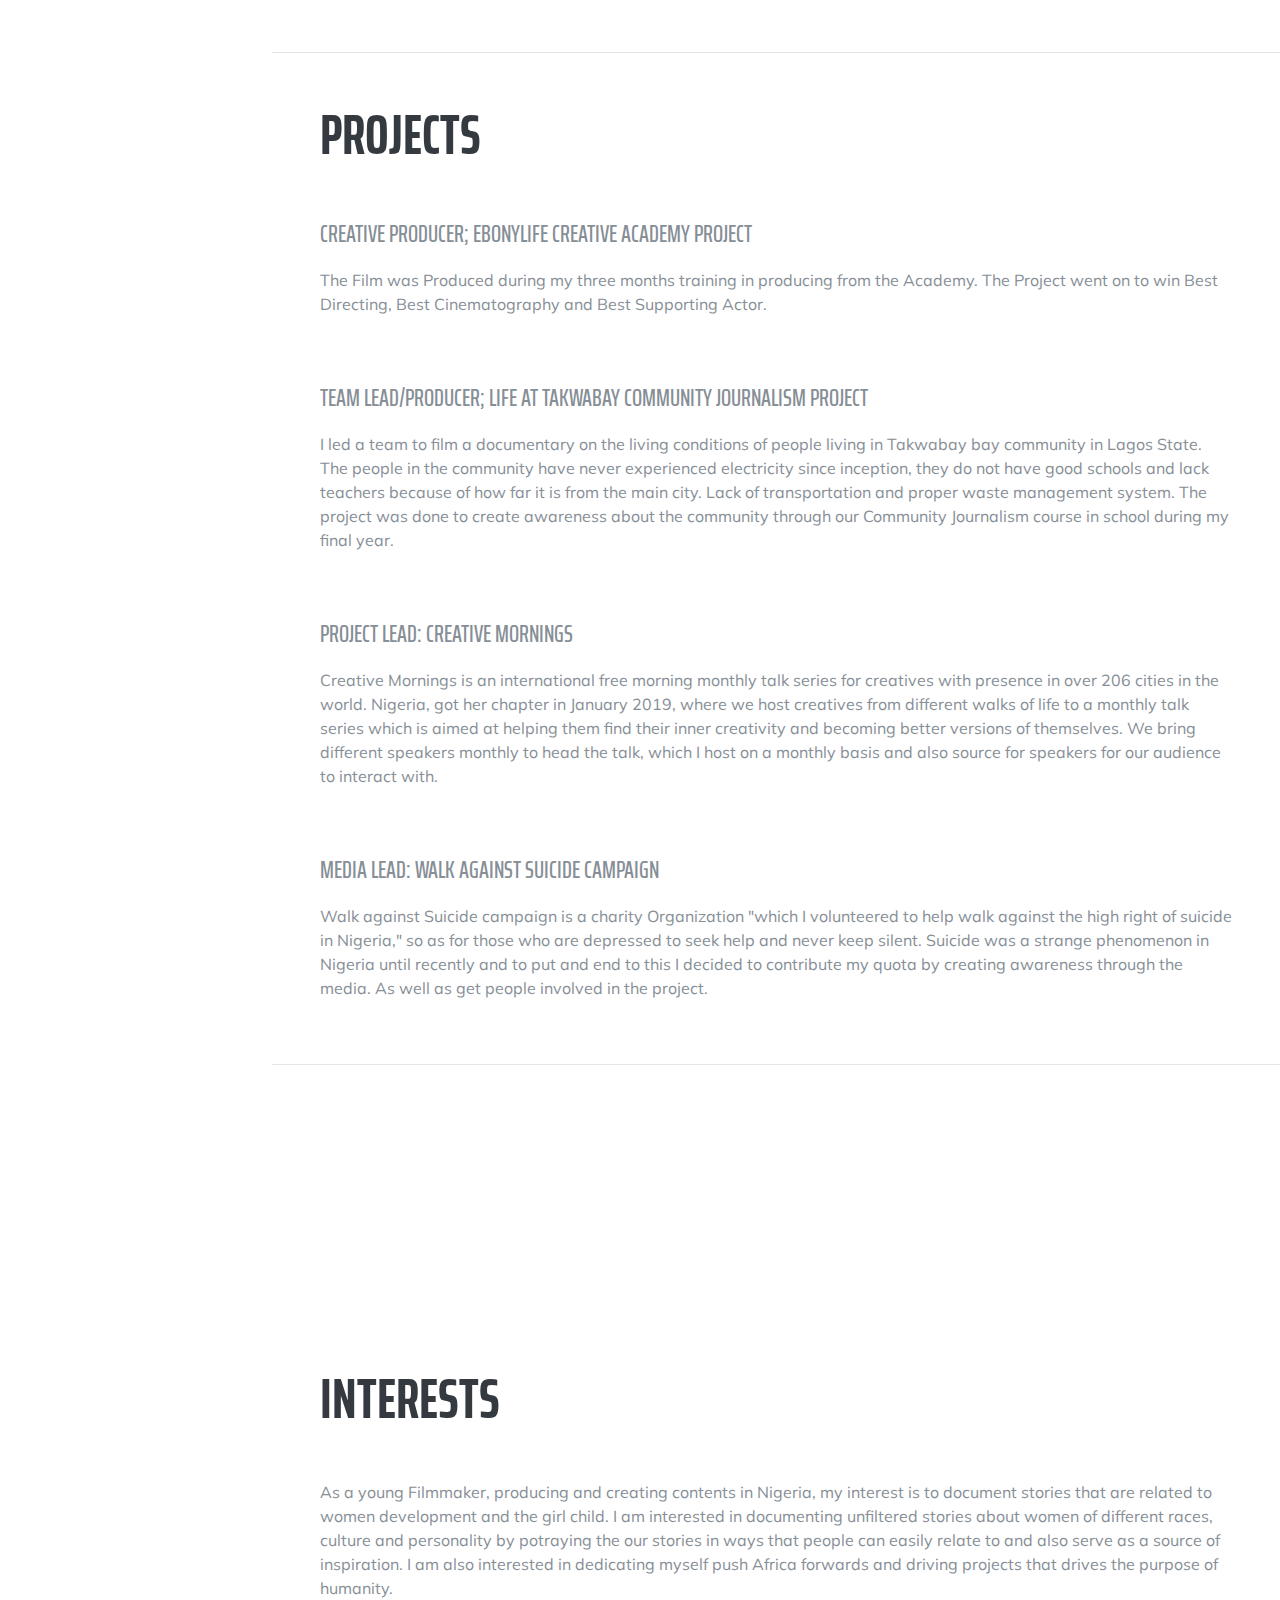
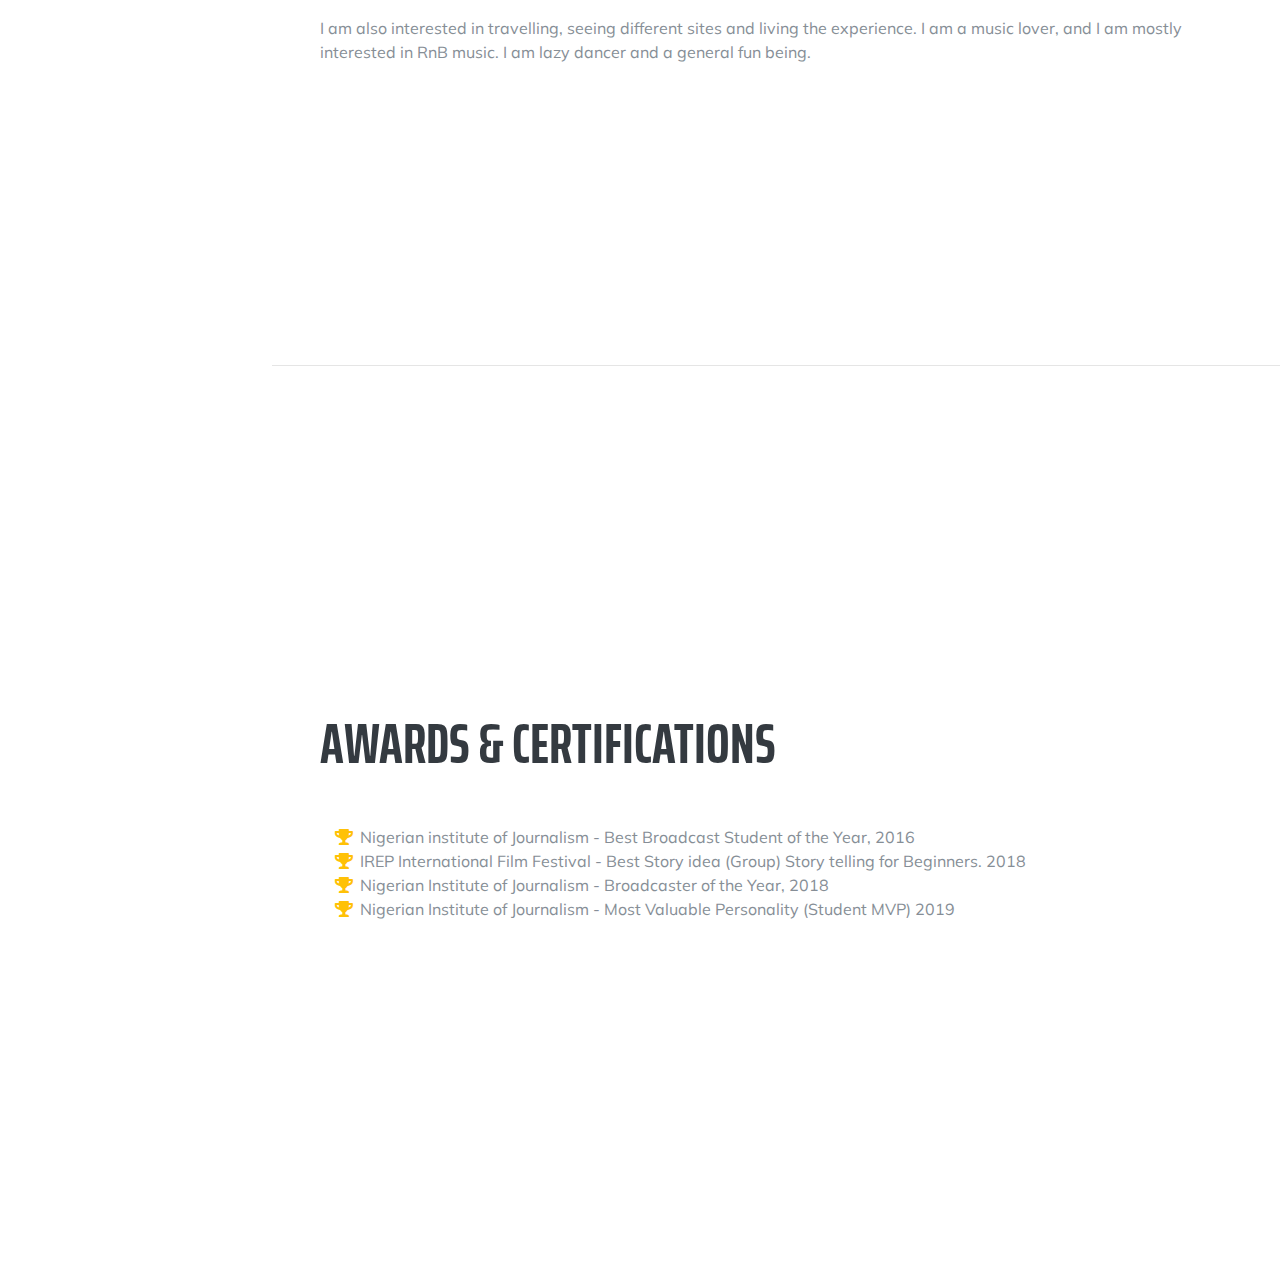
<file: resume/cv.html>
<!DOCTYPE html>
<html lang="en">

<head>

  <meta charset="utf-8">
  <meta name="viewport" content="width=device-width, initial-scale=1, shrink-to-fit=no">
  <meta name="description" content="">
  <meta name="author" content="">

  <title>Resume - Damilola Aleje</title>
  <link rel="shortcut icon" href="../assets/images/daref.png" type="image/png"/>

  <!-- Bootstrap core CSS -->
  <link href="../assets/bootstrap/css/bootstrap.min.css" rel="stylesheet">

  <!-- Custom fonts for this template -->
  <link href="https://fonts.googleapis.com/css?family=Saira+Extra+Condensed:500,700" rel="stylesheet">
  <link href="https://fonts.googleapis.com/css?family=Muli:400,400i,800,800i" rel="stylesheet">
  <link rel="stylesheet"  href="../assets/css/fontawesome-all.css">

  <!-- Custom styles for this template -->
  <link href="../assets/css/resume.min.css" rel="stylesheet">
  <link href="../assets/css/resume.css" rel="stylesheet">
</head>

<body id="page-top">

  <nav class="navbar navbar-expand-lg navbar-dark bg-primary fixed-top" id="sideNav">
    <a class="navbar-brand js-scroll-trigger" href="#page-top">
      <span class="d-block d-lg-none">Damilola Aleje</span>
      <span class="d-none d-lg-block">
        <img class="img-fluid img-profile rounded-circle mx-auto mb-2" src="../assets/images/dami2.jpeg" alt="">
      </span>
    </a>
    <button class="navbar-toggler" type="button" data-toggle="collapse" data-target="#navbarSupportedContent" aria-controls="navbarSupportedContent" aria-expanded="false" aria-label="Toggle navigation">
      <span class="navbar-toggler-icon"></span>
    </button>
    <div class="collapse navbar-collapse" id="navbarSupportedContent">
      <ul class="navbar-nav">
        <li class="nav-item">
          <a class="nav-link js-scroll-trigger" href="#about">About</a>
        </li>
        <li class="nav-item">
          <a class="nav-link js-scroll-trigger" href="#experience">Experience</a>
        </li>
        <li class="nav-item">
          <a class="nav-link js-scroll-trigger" href="#education">Education</a>
        </li>
        <li class="nav-item">
          <a class="nav-link js-scroll-trigger" href="#projects">Projects</a>
        </li>
        <li class="nav-item">
          <a class="nav-link js-scroll-trigger" href="#interests">Interests</a>
        </li>
        <li class="nav-item">
          <a class="nav-link js-scroll-trigger" href="#awards">Awards</a>
        </li>
      </ul>
    </div>
  </nav>

  <div class="container-fluid p-0">

    <section class="resume-section p-3 p-lg-5 d-flex align-items-center" id="about">
      <div class="w-100">
        <h1 class="mb-0">Aleje
          <span class="text-primary text-adjust">Damilola</span>
        </h1>
        <div class="subheading mb-5">25,Ibukun street · Surulere, Lagos State · (+234) 7060527452 ·
          <a href="mailto:name@email.com">alejek13@gmail.com</a>
        </div>  <!-- lead mb-5 -->
                              <p>My name is Damilola Aleje. I’m a Media personality and Creative Producer based in Lagos, Nigeria with a passion for sharing and telling stories. 
<p>I am passionate about sharing stories that involve Africa and around the world.I am a qualified Media Practitioner who has been working actively in the media and creative space for over four years.i have  worked with several broadcast outfits including NTA 10 Lagos, Nigeria info 99.3, online TV platform Happenings Tv as a Tv Presenter and Producer, Film and documentary production companies as a production manager and producer.
I  have contributed in  creating contents for  short films,documentaries and feature length and most of my projects are  available on various Streaming Platforms and festivals across the continent.</p>

<p>As a media professional who is passionate about production, I  am dedicated as a Media personality,   Production manager and Creative producer to continue telling African stories across the African  continent and I hope you share in my knowledge and expertise into delivering unique content and media production for your platform.</p>
</p>

        <!-- <p class="">I’m a qualified media practitioner based in Lagos, Nigeria with a passion for  sharing and telling stories. I am passionate about sharing stories  that involve Africa and around the world. </p> 

        <p>I have worked with several broadcast outfits including NTA 10 Lagos, Nigeria info 99.3,  online TV platform Happenings Tv & several Film production companies. I have helped create short films, documentaries and feature length Films which is available on various Streaming Platforms and festivals across the nation. </p>

        <p>I am dedicated as a  television and radio  Host, Voice Over Artist, Production Manager and Film Producer to  continue telling African Stories across continents and I hope you share in my adventures and passions through this platform.</p> -->
        <div class="social-icons">
          <a href="https://ng.linkedin.com/in/damilola-aleje-1176a9113" target="_blank">
            <i class="fab fa-linkedin-in"></i>
          </a>
          <a href="https://twitter.com/damilolaaleje" target="_blank">
            <i class="fab fa-twitter"></i>
          </a>
          <a href="https://www.instagram.com/damilolaaleje" target="_blank">
            <i class="fab fa-instagram"></i>
          </a>
          <a href="https://web.facebook.com/alejek" target="_blank">
            <i class="fab fa-facebook-f"></i>
          </a>
        </div>
      </div>
    </section>

    <hr class="m-0">

    <section class="resume-section p-3 p-lg-5 d-flex justify-content-center" id="experience">
      <div class="w-100">
        <h2 class="mb-5">Experience</h2>

           <div class="resume-item d-flex flex-column flex-md-row justify-content-between mb-5">
          <div class="resume-content">
            <h3 class="mb-0">Correspondent and Writer</h3>
            <div class="subheading mb-3">SpurPlay Africa (Newyork) Africa</div>
            <p>At Spurplay Africa I am a correspondent  for African TV/Film Content where I write about African Films and also conduct interviews with filmmakers from different part of Africa.
</p>
          </div>
          <div class="resume-date text-md-right">
            <span class="text-primary">Feb 2021 - Present</span>
          </div>
        </div>

        <div class="resume-item d-flex flex-column flex-md-row justify-content-between mb-5">
          <div class="resume-content">
            <h3 class="mb-0"> Production Manager</h3>
            <div class="subheading mb-3">JB Multimedia Studios</div>
            <p>JB Multimedia is a Film Production Company that specializes
in Documentaries and short Films. At JB Multimedia my job
description entails the production management, content ideation for 2D 
documentary projects and virtual reality documentary films.
</p>
          </div>
          <div class="resume-date text-md-right">
            <span class="text-primary">Nov 2019 - Nov 2020</span>
          </div>
        </div>

        <div class="resume-item d-flex flex-column flex-md-row justify-content-between mb-5">
          <div class="resume-content">
            <h3 class="mb-0">Production Manager</h3>
            <div class="subheading mb-3">O2 Academy</div>
            <p>I worked with O2 Academy School of media in producing a
Zero Budget Short Film, Ounje-Ale. I was a Production
Manager, continuity manager and Producer on set.
</p>
          </div>
          <div class="resume-date text-md-right">
            <span class="text-primary">Freelance</span>
          </div>
        </div>

        <div class="resume-item d-flex flex-column flex-md-row justify-content-between mb-5">
          <div class="resume-content">
            <h3 class="mb-0">Casting Director.</h3>
            <div class="subheading mb-3">Owanbe Film Production</div>
            <p>I was in charge of Casting Actors in movie roles produced by
owanbe films. A task I performed on three films produced by
the production outfit</p>
          </div>
          <div class="resume-date text-md-right">
            <span class="text-primary">2018 -  2019</span>
          </div>
        </div>

                <div class="resume-item d-flex flex-column flex-md-row justify-content-between mb-5">
          <div class="resume-content">
            <h3 class="mb-0">TV Presenter/ Content Producer</h3>
            <div class="subheading mb-3">Happenings Media</div>
            <p>I was in charge of presenting TV shows, attending events and
creating content. I created a TV show Real gist, which was
produced my me.</p>
          </div>
          <div class="resume-date text-md-right">
            <span class="text-primary">September 2017 - September 2019</span>
          </div>
        </div>

        <div class="resume-item d-flex flex-column flex-md-row justify-content-between">
          <div class="resume-content">
            <h3 class="mb-0">Presenter, Content Creator, Producer</h3>
            <div class="subheading mb-3">Nigerian Television Authority (NTA)</div>
            <p>I worked with NTA, as a Television presenter, Presenting Live
shows, creating content for Television, editing and producing
contents for television.</p>
          </div>
          <div class="resume-date text-md-right">
            <span class="text-primary">2015 - 2019</span>
          </div>
        </div>



      </div>


    </section>

    <hr class="m-0">

    <section class="resume-section p-3 p-lg-5 d-flex align-items-center" id="education">
      <div class="w-100">
        <h2 class="mb-5">Education</h2>

        <div class="resume-item d-flex flex-column flex-md-row justify-content-between mb-5">
          <div class="resume-content">
            <h3 class="mb-0">Nigerian Institute of Journalism</h3>
            <div class="subheading mb-3">HND in Mass Communication  </div>
            <!-- <p>GPA: Distinction</p> -->
          </div>
          <div class="resume-date text-md-right">
            <span class="text-primary">2019</span>
          </div>
        </div>

          <div class="resume-item d-flex flex-column flex-md-row justify-content-between mb-5">
          <div class="resume-content">
            <h3 class="mb-0">Commonwealth100</h3>
            <div class="subheading mb-3">Diploma in Open Source Leadership.  </div>
            <!-- <p>GPA: Distinction</p> -->
          </div>
          <div class="resume-date text-md-right">
            <span class="text-primary">2020</span>
          </div>
        </div>

        <div class="resume-item d-flex flex-column flex-md-row justify-content-between">
          <div class="resume-content">
            <h3 class="mb-0">Ladima Film Academy</h3>
            <div class="subheading mb-3">Documentary Filmmaking </div>
          </div>
          <div class="resume-date text-md-right">
            <span class="text-primary">2021</span>
          </div>
        </div>

         <div class="resume-item d-flex flex-column flex-md-row justify-content-between">
          <div class="resume-content">
            <h3 class="mb-0">Ebonylife Creative Academy</h3>
            <div class="subheading mb-3">Producing for Success </div>
          </div>
          <div class="resume-date text-md-right">
            <span class="text-primary">2021</span>
          </div>
        </div>

      </div>
    </section>

    <hr class="m-0">


 <section class="resume-section p-3 p-lg-5 d-flex justify-content-center" id="projects">
      <div class="w-100">
        <h2 class="mb-5">Projects</h2>

                <div class="resume-item d-flex flex-column flex-md-row justify-content-between mb-5">
          <div class="resume-content">
            <!-- <h3 class="mb-0"> Content Design/ Producer</h3> -->
            <div class="subheading mb-3">Creative Producer; EBONYLIFE CREATIVE ACADEMY Project</div>
            <p>The Film was Produced during my three months training in producing from the Academy. The Project went on to win Best Directing, Best Cinematography and Best Supporting Actor.
</p>
          </div>
       <!--    <div class="resume-date text-md-right">
            <span class="text-primary">Nov 2019 - Present</span>
          </div> -->
        </div>

        <div class="resume-item d-flex flex-column flex-md-row justify-content-between mb-5">
          <div class="resume-content">
            <!-- <h3 class="mb-0"> Content Design/ Producer</h3> -->
            <div class="subheading mb-3">Team Lead/Producer; life at Takwabay Community Journalism project</div>
            <p>I led a team to film a documentary on the living conditions of people
living in Takwabay bay community in Lagos State. The people in the
community have never experienced electricity since inception, they do
not have good schools and lack teachers because of how far it is from
the main city. Lack of transportation and proper waste management
system. The project was done to create awareness about the
community through our Community Journalism course in school during
my final year.
</p>
          </div>
       <!--    <div class="resume-date text-md-right">
            <span class="text-primary">Nov 2019 - Present</span>
          </div> -->
        </div>

        <div class="resume-item d-flex flex-column flex-md-row justify-content-between mb-5">
          <div class="resume-content">
            <!-- <h3 class="mb-0">Production Manager</h3> -->
            <div class="subheading mb-3">Project Lead: Creative Mornings</div>
            <p>Creative Mornings is an international free morning monthly  talk series
for creatives  with presence in over 206 cities in the world. Nigeria, got
her chapter in January 2019, where we host creatives from different
walks of life to a monthly talk series which is aimed at helping them find
their inner creativity and becoming better versions of themselves. We
bring different speakers monthly to head the talk, which I host on a
monthly basis and also source for speakers for our audience to interact
with.
</p>
          </div>
          <!-- <div class="resume-date text-md-right">
            <span class="text-primary">Freelance</span>
          </div> -->
        </div>

        <div class="resume-item d-flex flex-column flex-md-row justify-content-between">
          <div class="resume-content">
            <!-- <h3 class="mb-0">TV Presenter/ Content Producer</h3> -->
            <div class="subheading mb-3">Media lead: walk against Suicide Campaign</div>
            <p>Walk against Suicide campaign is a charity Organization "which I
volunteered to help walk against the high right of suicide in
Nigeria," so as for   those who are depressed to seek help and
never keep silent. Suicide was a strange phenomenon in
Nigeria until recently and to put and end to this I decided to
contribute my quota by creating awareness through the
media. As well as get people involved in the project.
</p>
          </div>
         <!--  <div class="resume-date text-md-right">
            <span class="text-primary">September 2017 - September 2019</span>
          </div> -->
        </div>
      </div>
    </section>


<hr class="m-0">

    <section class="resume-section p-3 p-lg-5 d-flex align-items-center" id="interests">
      <div class="w-100">
        <h2 class="mb-5">Interests</h2>
        <p>As a young Filmmaker, producing and creating contents in Nigeria, my interest is to document stories that are related to women development and the girl child. I am interested in documenting unfiltered stories about women of different races, culture and personality by potraying the our stories in ways that people can easily relate to and also serve as a source of inspiration. I am also interested in dedicating myself push Africa forwards and driving projects that drives the purpose of humanity.</p>

        <p class="mb-0"> I am also interested in travelling, seeing different sites and living the experience. I am a music lover, and I am mostly interested in RnB music. I am lazy dancer and a general fun being.</p>
      </div>
    </section>

    <hr class="m-0">

    <section class="resume-section p-3 p-lg-5 d-flex align-items-center" id="awards">
      <div class="w-100">
        <h2 class="mb-5">Awards &amp; Certifications</h2>
        <ul class="fa-ul mb-0">
          <li>
            <i class="fa-li fa fa-trophy text-warning"></i>
            Nigerian institute of Journalism - Best Broadcast Student of the Year, 2016</li>
          <li>
            <i class="fa-li fa fa-trophy text-warning"></i>
            IREP International Film Festival - Best Story idea (Group) Story telling for Beginners. 2018</li>
          <li>
            <i class="fa-li fa fa-trophy text-warning"></i>
            Nigerian Institute of Journalism - Broadcaster of the Year, 2018
          </li>
           <li>
            <i class="fa-li fa fa-trophy text-warning"></i>
            Nigerian Institute of Journalism - Most Valuable  Personality (Student MVP) 2019
          </li>
          <!-- <li>
            <i class="fa-li fa fa-trophy text-warning"></i>
            1<sup>st</sup>
            Place - University of Colorado Boulder - Emerging Tech Competition 2009</li>
          <li> -->          
        </ul>
      </div>
    </section>

  </div>
  <!-- Bootstrap core JavaScript -->
  <script src="../assets/js/jquery-3.0.0.min.js"></script>
  <script src="../assets/bootstrap/js/bootstrap.bundle.min.js"></script>
  <!-- bootstrap.bundle.min -->

  <!-- Plugin JavaScript -->
  <script src="../assets/js/jquery.easing.min.js"></script>

  <!-- Custom scripts for this template -->
  <script src="../assets/js/resume.min.js"></script>

</body>

</html>
</file>
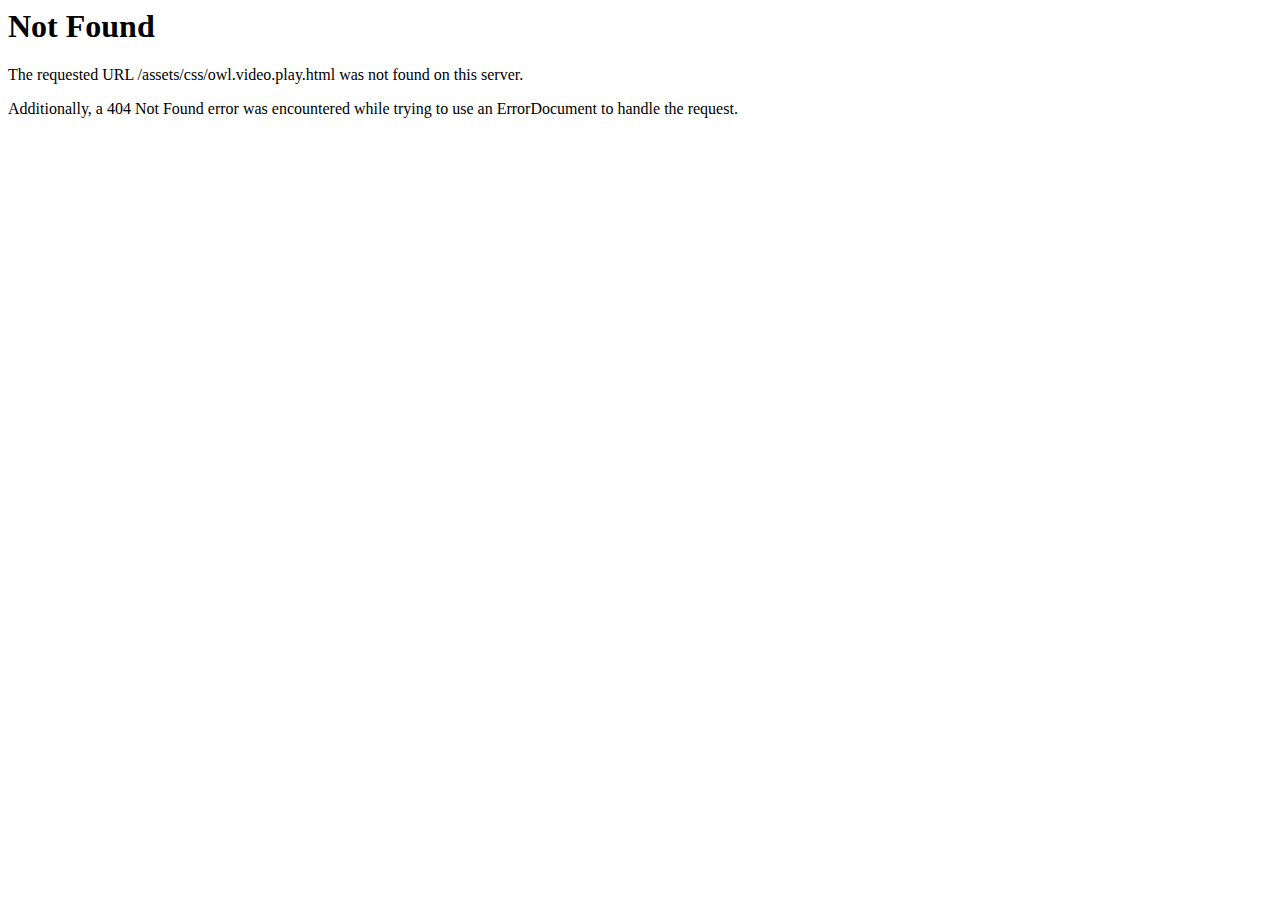
<file: assets/css/owl.video.play.html>
<!DOCTYPE HTML PUBLIC "-//IETF//DTD HTML 2.0//EN">
<html><head>
<title>404 Not Found</title>
</head><body>
<h1>Not Found</h1>
<p>The requested URL /assets/css/owl.video.play.html was not found on this server.</p>
<p>Additionally, a 404 Not Found
error was encountered while trying to use an ErrorDocument to handle the request.</p>
</body></html>
</file>
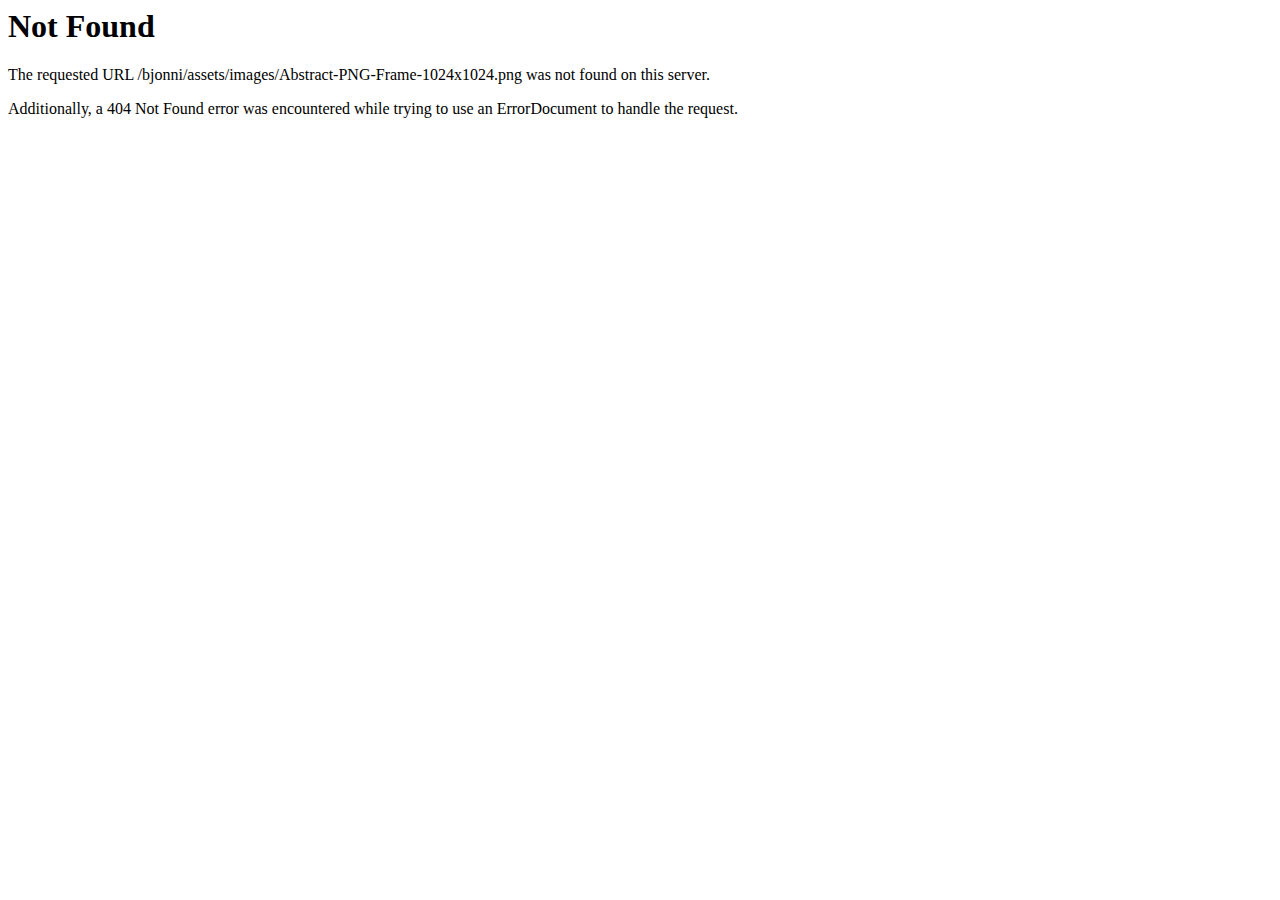
<file: assets/images/Abstract-PNG-Frame-1024x1024.html>
<!DOCTYPE HTML PUBLIC "-//IETF//DTD HTML 2.0//EN">
<html><head>
<title>404 Not Found</title>
</head><body>
<h1>Not Found</h1>
<p>The requested URL /bjonni/assets/images/Abstract-PNG-Frame-1024x1024.png was not found on this server.</p>
<p>Additionally, a 404 Not Found
error was encountered while trying to use an ErrorDocument to handle the request.</p>
</body></html>
</file>
<file: assets/css/style.css>
/************ CSS Styles ************

    Template Name: Olusesimrg - My Portfolio Website
    Author: Gbolahan Olusesi
    version: 1.0
    Copyright: 2018

************************************/
/*==================================

        Table of Content
        1. Body Css
        2. Preloader
        3. Navbar
        4. Banner Section
        5. About Section
        6. Services Section
        7. Counter Section
        8. Skill Section
        9. Portfolio Section
        10. Blogs Section
        11. Testimonial Section
        12. Contact Form Section
        13. Footer
        14. Single Blog Page
        15. Mobile Responsive

==================================*/

/*============ 1. Body Css ============*/
      * {
      -webkit-box-sizing: border-box;
      box-sizing: border-box;
      padding: 0;
      margin: 0;
      text-decoration: none !important;
      list-style: none !important;
      outline: none !important; }

      h1,
      h2,
      h3,
      h4,
      h5,
      h6 {
      color: #222; }

      img {
      width: 100%;
      height: auto; }

      a,
      a:hover,
      a:focus {
      color: inherit; }

      body {
      font-family: 'Lato', sans-serif;
      position: relative;
      font-size: 16px;
      line-height: 1.65;
      color: #748182;
      -webkit-font-smoothing: antialiased; }

      p {
      font-size: 16px;
      line-height: 1.65;
      font-family: "Open Sans", sans-serif;
      }

      span {
      display: inline-block; }

      /*===========Margin And Paddings============*/
      .mt-0 {
      margin-top: 0 !important; }

      .mt-5 {
      margin-top: 5px !important; }

      .mt-10 {
      margin-top: 10px !important; }

      .mt-15 {
      margin-top: 15px !important; }

      .mt-20 {
      margin-top: 20px !important; }

      .mt-25 {
      margin-top: 25px !important; }

      .mt-30 {
      margin-top: 30px !important; }

      .mt-35 {
      margin-top: 35px !important; }

      .mt-40 {
      margin-top: 40px !important; }

      .mt-45 {
      margin-top: 45px !important; }

      .mt-50 {
      margin-top: 50px !important; }

      .mt-55 {
      margin-top: 55px !important; }

      .mt-60 {
      margin-top: 60px !important; }

      .mt-62 {
      margin-top: 62px !important; }

      .mt-65 {
      margin-top: 65px !important; }

      .mt-70 {
      margin-top: 70px !important; }

      .mt-75 {
      margin-top: 75px !important; }

      .mt-80 {
      margin-top: 80px !important; }

      .mt-85 {
      margin-top: 85px !important; }

      .mt-90 {
      margin-top: 90px !important; }

      .mt-95 {
      margin-top: 95px !important; }

      .mt-100 {
      margin-top: 100px !important; }

      /* Custom Margin Bottom */
      .mb-0 {
      margin-bottom: 0 !important; }
      .mb-15 {
      margin-bottom: 15px !important; }
      .mb-30 {
      margin-bottom: 30px !important; }
      .mb-35 {
      margin-bottom: 37px !important; }
      .mb-20 {
      margin-bottom: 20px !important; }
      .mb-50 {
      margin-bottom: 50px !important; }

      .mb-100 {
      margin-bottom: 100px !important; }

      .m-0 {
      margin: 0px !important; }

      /* Custom Padding top */
      .pt-0 {
      padding-top: 0 !important; }
      .pt-30{
      padding-top: 30px !important; 
      }
      .pt-50 {
      padding-top: 100px !important; }
      .pt-100 {
      padding-top: 100px !important; }
       
      /* Custom Padding top */
      .pb-0 {
      padding-bottom: 0 !important; }

      .pb-5 {
      padding-bottom: 5px !important; }

      .pb-30 {
      padding-bottom: 30px !important; }

      .pb-50 {
      padding-bottom: 100px !important; }
      .pb-70{
      padding-bottom: 70px !important;  
      }
      .pb-100 {
      padding-bottom: 100px !important; }
      .pb-200 {
      padding-bottom: 150px !important; }
      .p-0 {
      padding: 0 !important; }

      .owl-theme .owl-dot span {
      width: 20px !important; }

      .bg-gray {
      background-color: #F4F5F9; }

      .div-btn {
      display: inline-block;
      background-color: #fc6f5c;
      padding: 10px 15px;
      color: #fff;
      text-transform: uppercase;
      -webkit-transition: .2s background-color ease;
      -o-transition: .2s background-color ease;
      transition: .2s background-color ease;
      font-size: 14px;
      letter-spacing: 1px;
      font-weight: 600;
      cursor: pointer;
      margin-right: 10px;
      }
      .div-btn:hover {
      color:#fc6f5c;
      background-color: transparent; }

      .bread-crumb a {
      color: #fff;
      display: inline-block;
      margin: 0 10px;
      position: relative;
      font-size: 14px;
      text-transform: uppercase; }
      .bread-crumb a:before {
      content: "/";
      position: absolute;
      right: -15px; }
      .bread-crumb a:last-child:before {
      display: none; }

      blockquote {
      font-size: 15px;
      color: #222;
      border-left: 4px solid #222;
      padding-left: 20px;
      margin: 40px 0;
      font-weight: 500; }

      /*=========== Section Style ============*/

      .section-title p {
      color: #6f6e6e;
      }

      .section-padding {
      padding:120px 0;
      }
      .m-60 {
      margin: 0 60px;
      }

      .paddingtop{
      padding: 70px 0;
      }
      .section-title{
      margin-bottom: 65px;
      }
      .main-title h4 {
      font-size: 35px;
      text-transform: uppercase;
      margin-bottom: 0px;
      font-weight: 800;
      }
      .main-title h6 {
      color: #0E1F37;
      font-size: 14px;
      font-weight: 600;
      text-transform: uppercase;
      letter-spacing: 2px;
      display: inline-block;
      padding: 0 15px;
      position: relative;
      }

      .main-title h6:before, .main-title h6:after {
      content: '';
      width: 30px;
      height: 3px;
      background-color: #FC6F5C;
      position: absolute;
      bottom: 8px;
      }
      .main-title h6:before {
      left: -25px;
      }
      .main-title h6:after {
      right: -25px;
      }
      .main-title {
      position:  relative;
      text-align:  center;
      }
      .section-title p{
      text-align: center;
      }

      .section-title p{
      /* font-size: 16px; */
      /* text-align: center; */
      font-weight: 400;
      text-transform: uppercase;
      padding-top: 5px;
      }
      .main-title span {
      color: #FC6F5C;
      font-weight: 700;
      }
      .divi-title {
      margin-bottom: 20px;
      }

      .divi-title h4 {
      font-size: 35px;
      font-weight: 600;
      position: relative;
      margin-bottom: 20px;
      }

      .divi-title span {
      color: #fc6f5c;
      }
      .divi-title h4:before {
      content: '';
      width: 40px;
      height: 3px;
      background-color: #FC6F5C;
      position: absolute;
      bottom: -10px;
      }
      h1.title-page-back {
      position:  absolute;
      color: #EEEFF3;
      font-size: 140px;
      font-weight:  800;
      text-transform:  uppercase;
      left:  50%;
      transform: translate(-50%);
      z-index: 0;
      /* top: -48px; */
      bottom: -55px;
      display: none;
      }

      .title-main-page {
      position:  relative;
      z-index: 1;
      }
      .title-main-page h4:before {
      content: '';
      display: inline-block;
      width: 60px;
      height: 15px;
      border-color: #4e54c8;
      border-style: solid;
      border-width: 5px 5px 0 5px;
      position: absolute;
      top: -20px;
      left: 0;
      right: 0;
      margin: auto;
      }
      .title-main-page h4:after {
      content: '';
      display: block;
      border-bottom: 5px solid #222;
      width: 57px;
      margin-left: auto;
      margin-right: auto;
      padding-top: 20px;
      }
      /*============ 2. Preloader ============*/
      .preloader {
      width: 100%;
      height: 100%;
      position: fixed;
      background: #fff;
      z-index: 9999;
      }
      .sk-three-bounce {
      margin: 25% auto;
      width: 80px;
      text-align: center;
      }
      .sk-three-bounce .sk-child {
      width: 20px;
      height: 20px;
      background-color: #1a1a1a;
      /* background-color:  #4e54c8; */
      border-radius: 100%;
      display: inline-block;
      -webkit-animation: sk-three-bounce 1.4s ease-in-out 0s infinite both;
      animation: sk-three-bounce 1.4s ease-in-out 0s infinite both;
      }
      .sk-three-bounce .sk-bounce1 {
      -webkit-animation-delay: -0.32s;
      animation-delay: -0.32s;
      }
      .sk-three-bounce .sk-bounce2 {
      -webkit-animation-delay: -0.16s;
      animation-delay: -0.16s;
      }
      @-webkit-keyframes sk-three-bounce {
      0%, 80%, 100% {
      -webkit-transform: scale(0);
      transform: scale(0);
      }
      40% {
      -webkit-transform: scale(1);
      transform: scale(1);
      }
      }
      @keyframes sk-three-bounce {
      0%, 80%, 100% {
      -webkit-transform: scale(0);
      transform: scale(0);
      }
      40% {
      -webkit-transform: scale(1);
      transform: scale(1);
      }
      }


      /*============ 3. Navbar ============*/
      nav.navbar {
      position: absolute;
      width: 100%;
      top: 0;
      z-index: 999;
      padding-top: 30px;
      padding-bottom: 20px;
      -webkit-transition: all .5s ease;
      -o-transition: all .5s ease;
      transition: all .5s ease; }
      nav.navbar .logo {
      font-size: 22px;
      font-weight: 800;
      text-transform: uppercase;
      letter-spacing: 1px;
      color: #fff;
      font-family: 'Montserrat', sans-serif; }
      nav.navbar .navbar-toggler {
      border: 0; }
      nav.navbar .navbar-toggler .navbar-toggler-icon {
      background-image: url("data:image/svg+xml;charset=utf8,%3Csvg viewBox='0 0 32 32' xmlns='http://www.w3.org/2000/svg'%3E%3Cpath stroke='rgba(255,255,255, 1)' stroke-width='2' stroke-linecap='round' stroke-miterlimit='10' d='M4 8h24M4 16h24M4 24h24'/%3E%3C/svg%3E"); }
      nav.navbar .nav-item {
      font-size: 13px;
      font-weight: 400;
      padding-right: 13px;
      padding-left: 13px;
      color: #fff;
      text-transform: uppercase; }
      nav.navbar .nav-item:first-child {
      padding-left: 0; }
      nav.navbar .nav-item:last-child {
      padding-right: 0; }
      nav.navbar .nav-item .nav-link {
      color: #fff;
      position: relative;
      text-decoration: none;
      padding: 0; }
      nav.navbar .nav-item .nav-link:before {
      content: "";
      position: absolute;
      width: 2px;
      height: 14px;
      bottom: 3px;
      left: -6px;
      background-color: #fff;
      visibility: hidden;
      -webkit-transform: scaleY(0);
      -ms-transform: scaleX(0);
      transform: scaleY(0);
      -webkit-transition: all 0.3s ease-in-out 0s;
      -o-transition: all 0.3s ease-in-out 0s;
      transition: all 0.3s ease-in-out 0s; 
      }
      nav.navbar .nav-item .nav-link:after {
      content: "";
      position: absolute;
      width: 2px;
      height: 14px;
      bottom: 3px;
      right: -6px;
      background-color: #fff;
      visibility: hidden;
      -webkit-transform: scaleY(0);
      -ms-transform: scaleX(0);
      transform: scaleY(0);
      -webkit-transition: all 0.3s ease-in-out 0s;
      -o-transition: all 0.3s ease-in-out 0s;
      transition: all 0.3s ease-in-out 0s; 
      }
      nav.navbar .nav-item .nav-link.active:before {
      visibility: visible;
      -webkit-transform: scaleY(1);
      -ms-transform: scaleY(1);
      transform: scaleY(1);
      }
      nav.navbar .nav-item .nav-link.active:after {
      visibility: visible;
      -webkit-transform: scaleY(1);
      -ms-transform: scaleY(1);
      transform: scaleY(1);
      }

      nav.fixed-top {
      position: fixed;
      padding-top: 13px;
      padding-bottom: 13px;
      background-color: #fff;
      -webkit-box-shadow: 0px 0px 18px 1px rgba(0, 0, 0, 0.1);
      box-shadow: 0px 0px 18px 1px rgba(0, 0, 0, 0.1); }
      nav.fixed-top .logo {
      color: #000; }
      nav.fixed-top .logo:focus, nav.fixed-top .logo:hover {
      color: #000; }
      nav.fixed-top .navbar-toggler .navbar-toggler-icon {
      background-image: url("data:image/svg+xml;charset=utf8,%3Csvg viewBox='0 0 32 32' xmlns='http://www.w3.org/2000/svg'%3E%3Cpath stroke='rgba(0,0,0, 1)' stroke-width='2' stroke-linecap='round' stroke-miterlimit='10' d='M4 8h24M4 16h24M4 24h24'/%3E%3C/svg%3E"); }
      nav.fixed-top .nav-item {
      color: #000; }
      nav.fixed-top .nav-item .nav-link {
      color: #000 !important; }
      nav.fixed-top .nav-item .nav-link:before {
      background-color:#4e54c8; }
      nav.fixed-top .nav-item .nav-link:after {
      background-color: #4e54c8; }

      /*============ 4. Banner Section============*/
      .banner {
      height: 100vh;
      width: 100%;
      -webkit-background-size: cover;
      background-size: cover;
      background-repeat: no-repeat;
      position: relative;
      overflow: hidden;
      }
      .design .banner-left h1 {
      font-weight: 800;
      font-size: 60px;
      }
      .btn-design {
        margin-top: 30px;
        display: block;
      }
      h2.about-title {
          margin-bottom: 25px;
      }
      .banner-wave:after{
        content: '';
        display: block;
        height: 100%;
        background: url() bottom no-repeat;
        background-size: cover;
        position: absolute;
        bottom: -3px;
        left: 0;
        right: 0;
        z-index: 101;
      }
      .banner-creative:after{
        content: '';
        display: block;
        height: 150px;
        background: url() bottom no-repeat;
        background-size: cover;
        position: absolute;
        bottom: -3px;
        left: 0;
        right: 0;
        z-index: 101;
      }
      .banner-m-carve:after{
        content: '';
        display: block;
        height: 100%;
        background: url() bottom no-repeat;
        background-size: cover;
        position: absolute;
        bottom: -3px;
        left: 0;
        right: 0;
        z-index: 101;
      }
      .banner-carve:after{
      position: absolute;
      height: 100%;
      width: 100%;
      content: '';
      left: 0;
      bottom: 0;
      z-index: 2;
      background: url() 100% 100% no-repeat;
      background-size: contain;

      }
      .banner-layer-wave:after{
     content: '';
        display: block;
        height: 100%;
        background: url() bottom no-repeat;
        background-size: cover;
        position: absolute;
        bottom: -3px;
        left: 0;
        right: 0;
        z-index: 101;

      }
      .video-curve:after{
        content: '';
        display: block;
        height: 100%;
        background: url() bottom no-repeat;
        background-size: cover;
        position: absolute;
        bottom: -3px;
        left: 0;
        right: 0;
        z-index: 101;

      }
      .video-bg{
      z-index: 1;
      }
      .particles-js-canvas-el{
      position: absolute;
      left: 0;
      top:0;
      z-index: 1;
      }
      .banner-div {
      top: 50%;
      position: absolute;
      color: #fff;
      z-index: 11;
      -webkit-transform: translateY(-50%);
      -ms-transform: translateY(-50%);
      transform: translateY(-50%); }
      .banner-div h1 {
      font-size: 85px;
      font-weight: 700;
      letter-spacing: 0px;
      color: #fff;
      }
      .banner-main-design {
      position: relative;
      z-index: 0;
      }
      .banner-div h1 span {
      color: #fc6f5c;
      font-weight: 800;
      }
      .banner-div p {
      font-family: "Raleway", san-serif;
      color: #fff;
      font-size: 25px;
      font-weight: 500;
      text-transform: capitalize;
      letter-spacing: 6px;
      margin-bottom: 20px;
      }
      .banner-div-center{
      text-align: center;
      width: 100%;
      left: 0px;
      }
      .cd-headline {
      font-size: 3rem;
      line-height: 1.2; }

      .cd-words-wrapper {
      display: inline-block;
      position: relative;
      text-align: left; }

      .cd-words-wrapper b {
      display: inline-block;
      position: absolute;
      white-space: nowrap;
      font-weight: 500 !important;
      left: 0;
      top: 0; }

      .cd-words-wrapper b.is-visible {
      position: relative; }

      .no-js .cd-words-wrapper b {
      opacity: 0; }

      .no-js .cd-words-wrapper b.is-visible {
      opacity: 1; }

      /* xclip */
      .cd-headline.clip span {
      display: inline-block;
      padding: .2em 0; }

      .cd-headline.clip .cd-words-wrapper {
      overflow: hidden;
      vertical-align: top; }

      .cd-headline.clip .cd-words-wrapper::after {
      /* line */
      content: '';
      position: absolute;
      top: 10%;
      right: 0;
      width: 2px;
      height: 70%;
      background-color: #aebcb9; }

      .cd-headline.clip b {
      opacity: 0; }

      .cd-headline b.is-visible {
      opacity: 1;
      font-weight: 700; }

      .arrow {
      position: absolute;
      bottom: 10vh;
      z-index: 11;
      padding-left: 0px;
      }
      .arrow a {
      color: #fff; 
      }

      .bounce {
      -webkit-animation: bounce 2s infinite;
      animation: bounce 2s infinite; }

      .banner-center{
      top: 50%;
      position: absolute;
      left: 0px;
      color: #fff;
      text-align: center;
      z-index: 11;
      width: 100%;
      -webkit-transform: translateY(-50%);
      -ms-transform: translateY(-50%);
      transform: translateY(-50%);
      }
      .arrow-center{
      position: absolute;
      bottom: 10vh;
      left: -15px;
      width: 100%;
      text-align: center;
      z-index: 11;
      padding-left: 0px;
      }

      /*===Slider Page===*/
      .banner .banner-slider {
      position: absolute;
      left: 0;
      top: 0;
      width: 100%;
      z-index: -1; }

      .social-icons a i {
      font-size: 18px;
      width: 35px;
      height: 35px;
      background: #fc6f5c;
      margin-right: 10px;
      /* display: block; */
      text-align: center;
      color: #ffffff;
      line-height: 35px;
      border-radius: 50%;
      }
      h2.headline {
      margin-bottom: 15px;
      font-size: 32px;
      font-weight: 600;
      text-transform: uppercase;
      }

      h2.headline span {
      color: #fc6f5c;
      }
      .overlay{    
      height: 100%;
      width: 100%;
      background: linear-gradient(-45deg,rgba(88, 195, 255,.8) 0,rgba(0, 77, 230,.8) 40%,rgba(0, 59, 177,.8) 100%);
      }
      .overlay-black{    
      height: 100%;
      width: 100%;
      background:rgba(0, 0, 0, 0.66);
      }
      /*============ About image  ============*/
      .about-img {
      bottom: 0px;
      width: 300px;
      position: absolute;
      height: 300px;
      left: 50%;
      display: flex;
      transform: translate(-50%);
      margin-bottom: -128px;
      align-items: center;
      justify-content: center;
      }
      .about-btn {
        margin-top: 30px;
      }
      .about-text h2 {
        font-size: 45px !important;
        color: #222 !important;
        text-transform: uppercase;
      }
      .clip-art-image{
      width: 170px;
      -webkit-clip-path: circle(50% at 50% 50%);
      clip-path: circle(50% at 50% 50%);
      }
      .about-img:before{
      content: "";
      position: absolute;
      background: url(../images/Abstract-PNG-Frame-1024x1024.html);
      background-size: 100% 100%;
      width: 100%;
      left: 0px;
      height: 100%;
      top: 0;
      }
      section.about-img-section {
      position:  absolute;
      left: 50%;
      }
      .clip-art-image img {
      border-radius: 100% 50% 50% 100% / 75% 69% 69% 75%;
      box-shadow: 2px 2px 20px rgba(0,0,0,.1);
      }
      .contact-social ul li {
      display:  inline-block;
      padding-right: 10px;
      text-align: center;
      }

      li.social-text {
      text-transform:  uppercase;
      font-weight:  600;
      }
      /*============ 9. Portfolio Section ============*/
      .portfolio .port-filter {
      margin-bottom: 40px; }
      .portfolio .port-filter ul li {
      display: inline-block;
      font-size: 14px;
      margin-right: 20px;
      color: #222;
      position: relative;
      cursor: pointer;
      text-transform: uppercase;
      font-weight: 600;
      }
      .port-filter ul li {
        padding: 0px 0px;
      }
      .portfolio .port-filter ul li:last-child {
      margin-right: 0; }
      .portfolio .port-filter ul li:last-child:before {
      visibility: hidden; }
      .portfolio .port-filter ul li.filter-item {
         text-transform: uppercase;
      border: 0px; 
      padding: 10px 20px;
      background: linear-gradient(-45deg, rgba(78, 84, 200, .9), rgba(128, 137, 255, .9));
      color: #fff;
      border-radius: 25px;
      font-weight: 600 !important;
      font-size: 14px;
      }

      .portfolio .portfolio-section .item {
      margin-bottom: 30px; }
      .portfolio .portfolio-section .item .portfolio-item {
      position: relative;
      overflow: hidden; }
      .portfolio .portfolio-section .item .portfolio-item:before {
      content: "";
      position: absolute;
      top: 0;
      right: 0;
      bottom: 0;
      left: 0;
      background:linear-gradient(-45deg, rgba(78, 84, 200, .9), rgba(128, 137, 255, .9));;
      opacity: 0;
      -webkit-transform: scale(0.8);
      -ms-transform: scale(0.8);
      transform: scale(0.8);
      -webkit-transition: .5s all ease;
      -o-transition: .5s all ease;
      transition: .5s all ease;
      }
      .portfolio .portfolio-section .item .portfolio-item:hover:before {
      -webkit-transform: scale(1);
      -ms-transform: scale(1);
      transform: scale(1);
      opacity: .6; }
      .portfolio .portfolio-section .item .portfolio-item .item-overlay {
      position: absolute;
      width: 100%;
      top: 50%;
      -webkit-transform: translateY(-50%);
      -ms-transform: translateY(-50%);
      transform: translateY(-50%);
      text-align: center; }
      .portfolio .portfolio-section .item .portfolio-item .item-overlay h6 {
      text-transform: uppercase;
      -webkit-transform: translateY(-10px);
      -ms-transform: translateY(-10px);
      transform: translateY(-10px);
      opacity: 0;
      -webkit-transition: .5s all ease;
      -o-transition: .5s all ease;
      transition: .5s all ease;
      font-size: 14px;
      font-weight: 800;
      letter-spacing: 1px; }
      .portfolio .portfolio-section .item .portfolio-item .item-overlay .icons .icon {
      -webkit-transform: translateY(10px);
      -ms-transform: translateY(10px);
      transform: translateY(10px);
      -webkit-transition: .5s all ease;
      -o-transition: .5s all ease;
      transition: .5s all ease;
      opacity: 0; }
      .portfolio .portfolio-section .item .portfolio-item .item-overlay .icons .icon a {
      display: inline-block;
      -webkit-transition: .5s all ease;
      -o-transition: .5s all ease;
      transition: .5s all ease;
      height: 40px;
      width: 40px;
      margin-top: 30px;
      background-color: #fff;
      font-size: 18px;
      line-height: 40px;
      color: #222;
      margin-right: 5px;
      border-radius: 10%;
      }
      .portfolio .portfolio-section .item .portfolio-item:hover .item-overlay h6, .portfolio .portfolio-section .item .portfolio-item:hover .item-overlay .icons .icon {
      -webkit-transform: translateY(0);
      -ms-transform: translateY(0);
      transform: translateY(0);
      opacity: 1; }

      .item-overlay h6 {
      background: white;
      padding: 20px;
      box-shadow: 0 0 10px rgba(0, 0, 0, 0.36);
      }
      /*============ 7.  Skills Section ============*/
      .skills {
      position: relative;
      background-color: #f2f2f2;
      overflow: hidden;
      }
      .skills .part-text h4 {
      font-size: 18px;
      font-weight: 700;
      }
      .skills .skill-div {
      position: relative;
      }
      .skills .skill-div .skills-item {
      position: relative;
      width: 100%;
      }
      .skills .skill-div .skills-item h6 {
      position: relative;
      font-size: 16px;
      font-weight: 600;
      margin-bottom: 10px;
      text-transform: uppercase;
      color: #222;
      }
      .skills .skill-div .skills-item .bar {
      position: relative;
      width: 100%;
      height: 10px;
      background-color: #fff;
      border-radius: 5px;
      }
      .skills .skill-div .skills-item .bar .fill {
      position: absolute;
      width: 0;
      height: 100%;
      background: linear-gradient(-45deg,rgba(88, 195, 255,.8) 0,rgba(0, 77, 230,.8) 40%,rgba(0, 59, 177,.8) 100%);
      border-radius: 5px;
      -webkit-transition: all 3s;
      transition: all 3s;
      }
      .skills .skill-div .skills-item .bar .fill:before {
      content: attr(data-width);
        position: absolute;
        top: -30px;
        right: -15px;
        font-family: sans-serif;
        color: #222;
        font-size: 16px;
        font-weight: 600;
      }
      /*============ 15. Service  ============*/
      .service-item {
      text-align:  center;
      margin-bottom: 35px;
      }
      .service-icon-shedow i:hover {
      color: #fff;
      background: linear-gradient(-45deg, rgba(78, 84, 200, .9), rgba(128, 137, 255, .9));
      }
      .service-icon-shedow i {
      width: 100px;
      height: 100px;
      color: #fff;
      color: #4e54c8;
      background: #fff;
      font-size: 45px;
      line-height: 100px;
      border-radius: 100% 50% 50% 100% / 75% 69% 69% 75%;
      box-shadow: 2px 2px 20px rgba(0,0,0,.1);
      transition: all .3s;
      }
      .service-text h4 {
      font-size: 20px;
      margin-top: 15px;
      font-weight: 700;
      text-transform: uppercase;
      }
      .service-item {
      padding: 30px 20px;
      background: #f2f2f2;
      border-radius: 5px;
      box-shadow: 0 15px 30px rgba(102, 113, 228, 0.13);
      position: relative;
      transition: all .3s;
      }
      .service-item:hover {
      /* box-shadow: 0 15px 30px rgba(102, 113, 228, 0.2); */
      transform: translateY(-10px);
      opacity: 0.8;
      }
      .service-text p {
      font-size: 16px;
      padding-bottom: 0px;
      margin-bottom: 0px;
      }
      .col-video-section.d-flex {
      background: #F6C739;
      padding: 50px 50px;
      margin-top: -110px;
      }

      .vid-icon img {
      width: 120px;
      }

      .vid-icon {
      display:  flex;
      align-items:  center;
      justify-content:  center;
      height:  100%;
      width: 100%;
      }

      .col-vid-left.w-75 h2 {
      font-size: 35px;
      text-transform: capitalize;
      font-weight: 700;
      margin-top: 15px;
      margin-bottom: 0;
      }
      .col-vid-left h6 {
      font-size: 16px;
      margin-left: 75px;
      text-transform: uppercase;
      font-weight: 600;
      }

      .col-vid-left.w-75 h6:before {
      content: "";
      position: absolute;
      width: 60px;
      height: 2px;
      background: #222;
      margin-top: 10px;
      left: 70px;
      }
      /*============ 11. Testimonial Section ============*/

      section#testimonial {
      background:#ffffff;
      }
      .testimonial{
      text-align: center;
      }
      .testi-description{
      font-size: 18px;
      line-height: 28px;
      margin-bottom: 21px;
      padding: 0px 11%;
      position: relative;
      color: #fff;
      }
      .testi-description:before{
      content: "\f10d";
      font-family: "Font Awesome 5 Free";
      font-weight: 900;
      display: inline-block;
      position: absolute;
      top: 0px;
      left: 6%;
      color: #fff;
      font-size: 30px;
      }
      .testi-description:after{
      content: "\f10e";
      font-family: "Font Awesome 5 Free";
      font-weight: 900;
      display: inline-block;
      position: absolute;
      top: 0px;
      right: 6%;
      color:#fff;
      font-size: 30px;
      }
      p.testi-description {
      color: #fff;
      }
      .testimonial-review .pic{
      width: 95px;
      height: 95px;
      margin: 0 auto;
      border: 5px solid #fff;
      margin-bottom: 15px;
      border-radius: 50%;
      }
      .testimonial-review .pic img{
      width: 100%;
      height: auto;
      border-radius: 50%;
      }
      .testimonial-title{
      font-size: 18px;
      font-weight: bolder;
      font-weight: 600;
      text-transform: uppercase;
      color: #fff;
      margin-top: 5px;
      display: inline-block;
      }
      .testimonial-title > small{
      display: block;
      color: #fff;
      font-size: 14px;
      text-transform: capitalize;
      margin-top: 5px;
      }
      .owl-theme .owl-controls .owl-page.active span, .owl-theme .owl-controls.clickable .owl-page:hover span{
      background: #3498db;
      }
      .owl-theme .owl-controls .owl-page span{
      opacity: 1;
      }
      @media screen and (max-width: 480px) {
      .testi-description{
      font-size:19px;
      line-height: 29px;
      }
      .testi-description:before,
      .testi-description:after{
      font-size: 25px;
      }
      }

      .owl-theme .owl-controls .owl-page.active span,
      .owl-theme .owl-controls.clickable .owl-page:hover span{
      background-color: #FC6F5C;
      }

      .owl-dots {
      text-align: center;
      margin-top: 15px;
      }
      .owl-dot{
      width: 15px;
      height: 15px;
      border-radius: 50%;
      }
      .owl-dots .owl-dot {
      background: #D8DAD6;
      display: inline-block;
      padding-right: 0px;
      text-align: center;
      margin-left: 5px;
      border:0px;
      }

      .owl-dot.active {
      background: #4850ef;
      }

      div#testimonial-slider{
      z-index: 10;
      }



      /*Portfolia*/
      .cbp-l-caption-buttonLeft, .cbp-l-caption-buttonRight {
      font-weight: 600;
      background: linear-gradient(-45deg, rgba(78, 84, 200, .9), rgba(128, 137, 255, .9));
      color: #ffffff;
      text-decoration: none;
      transition: all .5s ease;
      color: #FFFFFF;
      display: inline-block;
      text-transform: capitalize;
      /* font: 400 12px/30px "Open Sans", sans-serif; */
      min-width: 90px;
      text-align: center;
      margin: 4px;
      font-size: 14px;
      padding: 4px 15px;
      border-radius: 25px;
      }

      .cbp-caption-overlayBottomReveal .cbp-caption:hover .cbp-caption-defaultWrap {
      -webkit-transform: translateY(-60px);
      transform: translateY(-90px);
      }
      .cbp-caption-overlayBottomReveal .cbp-caption-activeWrap {
      bottom: 0;
      z-index: 1;
      height: 90px;
      }
      .cbp-nav-next, .cbp-nav-prev {
      position: relative;
      background: linear-gradient(-45deg, rgba(78, 84, 200, .9), rgba(128, 137, 255, .9));
      cursor: pointer;
      display: inline-block;
      margin-left: 15px;
      height: 30px;
      width: 30px;
      border-radius: 25px;
      }
      .cbp-l-grid-projects-title {
      /* font: 700 14px/21px "Open Sans", sans-serif; */
      color: #474747;
      margin-top: 10px;
      text-transform: uppercase;
      font-size: 16px;
      font-weight: 600;
      }
      .cbp-l-grid-projects-desc {
      font: 400 14px/18px "Open Sans", sans-serif;
      color: #6c757d;
      margin-top: 0px;
      }

      /*------------------------------------*\
      #Video
      \*------------------------------------*/

      .video--content {
      border-radius: 1px;
      }

      .video--button .popup-video {
      color: #ffffff;
      font-size: 14px;
      font-weight: 900;
      text-align: center;
      display: inline-block;
      position: relative;
      }

      .video--button .popup-video span {
      position: relative;
      width: 60px;
      height: 60px;
      }

      .video--button .popup-video span:before {
      position: absolute;
      left: 47px;
      top: 6px;
      content: "";
      width: 90px;
      height: 90px;
      border: 10px solid #fbfbfb;
      border-radius: 50%;
      opacity: .4;
      animation: pulse 1.5s infinite linear;
      animation-delay: 0.5s;
      }

      .video--button .popup-video i {
      color: #fff;
      font-size: 25px;
      width: 60px;
      height: 60px;
      line-height: 60px;
      border-radius: 50%;
      background-color: transparent;
      position: relative;
      }

      .video--button .popup-video i:after {
      position: absolute;
      left: -8px;
      top: -8px;
      content: "";
      width: 76px;
      height: 76px;
      border: 5px solid #fff;
      border-radius: 50%;
      }

      .video--button .popup-video div {
      padding-top: 33px;
      }

      .video--button .popup-video:hover {
      animation: none;
      }

      /* video #2 */
      .video-2 .video-overlay {
      background-color: rgba(27, 26, 26, 0.15);
      }

      /* video #3 */
      .video-3 .video-overlay {
      background-color: rgba(27, 26, 26, 0.25);
      }

      /* video #4 */
      .video-4 {
      padding-bottom: 240px;
      }

      .video-4 .video--button {
      height: auto;
      }

      /* video #5 */
      .video-5 {
      position: relative;
      }

      .video-5:after {
      width: 125px;
      height: 125px;
      background: #fff;
      border: 1px solid #F4F5F9;
      position: absolute;
      top: 0px;
      right: -60px;
      z-index: 1;
      background: #ffffff;
      border-radius: 100% 50% 50% 100% / 75% 69% 69% 
      }

      /* video #6 */
      .video-6 .video--content {
      position: relative;
      }

      .video-6 .video--button {
      position: absolute;
      top: 50%;
      left: 50%;
      -webkit-transform: translate(-50%, -50%);
      -moz-transform: translate(-50%, -50%);
      transform: translate(-50%, -50%);
      height: auto;
      }

      .video-6 .heading .heading--title {
      margin-bottom: 32px;
      }

      .video-6 .heading .heading--desc {
      font-size: 17px;
      line-height: 26px;
      color: #a5a5a5;
      font-weight: 400;
      margin-bottom: 66px;
      }
      @-webkit-keyframes pulse {
      0% {
      -webkit-transform: scale(1);
      transform: scale(1);
      }
      100% {
      -webkit-transform: scale(1.2);
      transform: scale(1.2);
      opacity: 0;
      }
      }
      @keyframes pulse {
      0% {
      -webkit-transform: scale(1);
      transform: scale(1);
      }
      100% {
      -webkit-transform: scale(1.2);
      transform: scale(1.2);
      opacity: 0;
      }
      }
      .timeline-bg{
      background: #f4f5f9;
      }
      .main-timeline{
      overflow: hidden;
      position: relative;
      padding: 0px 0;
      }
      .main-timeline:before{
      content: "";
      width: 3px;
      height: 80%;
      background: #ffffff;
      position: absolute;
      top: 0;
      left: 50%;
      }
      .main-timeline .timeline{
      width: 50%;
      clear: both;
      position: relative;
      }
      .main-timeline .timeline:before,
      .main-timeline .timeline:after{
      content: "";
      display: block;
      clear: both;
      }
      .main-timeline .timeline:first-child:before,
      .main-timeline .timeline:last-child:before{
      content: "";
      width: 11px;
      height: 11px;
      background: #cfcdcd;
      box-sizing: content-box;
      border: 5px solid #fff;
      box-shadow: 0 0 0 2px #cfcdcd;
      position: absolute;
      top: -54px;
      right: -11px;
      transform: rotate(45deg);
      }
      .main-timeline .timeline:last-child:before{
      top: auto;
      bottom: -54px;
      }
      .main-timeline .timeline:last-child:nth-child(even):before{
      right: auto;
      left: -11px;
      }
      .main-timeline .timeline-icon{
      width: 125px;
      height: 125px;
      background: #fff;
      position: absolute;
      top: 0px;
      right: -60px;
      z-index: 1;
      border-radius: 50%;
      /* transform: rotate(45deg); */
      background: #fff;
      border-radius: 100% 50% 50% 100% / 75% 69% 69% 75%;
      box-shadow: 2px 2px 20px rgba(0,0,0,.1);
      }

      .main-timeline .timeline-icon:before{
      content: "";
      display: block;
      width: 30px;
      height: 30px;
      border-radius: 50%;
      background: #f4f5f9;
      position: absolute;
      top: 15%;
      left: 86%;
      transform: translate(-50%, -50%);
      transition: background-color 0.2s ease 0s;
      }

      .timeline-icon:after {
      content: "";
      display: block;
      width: 20px;
      height: 20px;
      border-radius: 50%;
      background: #4e54c8;
      position: absolute;
      top: 15%;
      left: 86%;
      transform: translate(-50%, -50%);
      transition: background-color 0.2s ease 0s;
      }
      .main-timeline .timeline:nth-child(2n) .timeline-icon:after {
      content: "";
      display: block;
      width: 20px;
      height: 20px;
      border-radius: 50%;
      background: #FFCE39;
      position: absolute;
      top: 15%;
      left: 20%;
      transform: translate(-50%, -50%);
      transition: background-color 0.2s ease 0s;
      }
      .main-timeline .timeline:nth-child(2n) .timeline-icon:before {
      content: "";
      display: block;
      width: 30px;
      height: 30px;
      border-radius: 50%;
      background: #f4f5f9;
      position: absolute;
      top: 15%;
      left: 20%;
      transform: translate(-50%, -50%);
      transition: background-color 0.2s ease 0s;
      }
      .main-timeline .timeline:nth-child(2n) .timeline-icon:after {
      content: "";
      display: block;
      width: 20px;
      height: 20px;
      border-radius: 50%;
      background: #4e54c8;
      position: absolute;
      top: 15%;
      left: 20%;
      transform: translate(-50%, -50%);
      transition: background-color 0.2s ease 0s;
      }
      .main-timeline .timeline-content{
      width: 85%;
      padding: 18px 30px;
      text-align: right;
      float: left;
      border: 1px solid transparent;
      position: relative;
      transition: all 0.3s ease 0s;
      }

      .main-timeline .timeline:hover .timeline-content:before{
      background: #fc6f5c;
      border-color: #fc6f5c;
      }

      .main-timeline .date{
      display: block;
      font-size: 15px;
      font-weight: 600;
      color:#4e54c8;
      margin: 0 0 8px;
      font-family: 'lato' sans-serif;
      transition: all 0.3s ease 0s;
      }
      .main-timeline .timeline:hover .date{ color: #444; }
      .main-timeline .title{
      font-size: 18px;
      font-weight: 600;
      margin-top: 0;
      margin-bottom: 10px;
      text-transform: uppercase;
      transition: all 0.3s ease 0s;
      }
      .timeline-icon {
      display:  flex;
      justify-content:  center;
      align-items:  center;
      }

      .timeline-icon img {
      width: 100px;
      }
      .main-timeline .timeline:hover .title{     color: #4e54c8; }
      .main-timeline .description{

      margin-top: 8px;
      }
      .main-timeline .timeline:nth-child(2n),
      .main-timeline .timeline:nth-child(2n) .timeline-content{
      float: right;
      text-align: left;
      }
      .main-timeline .timeline:nth-child(2n) .timeline-icon{
      right: 0;
      left: -65px;
      }
      .main-timeline .timeline:nth-child(2n) .timeline-content:before{ left: -7.3px; }
      .main-timeline .timeline:nth-child(2n) .timeline-content:after{ left: -14%; }

      @media only screen and (max-width: 767px){
      .main-timeline{ padding-left: 20px; }
      .main-timeline:before{ left: 20px; }
      .main-timeline .timeline{ width: 100%; 
      }
      .main-timeline .timeline,
      .main-timeline .timeline-content{
      float: right;
      text-align: left;
      }
      .main-timeline .timeline:first-child:before,
      .main-timeline .timeline:last-child:nth-child(odd):before{
      right: auto;
      left: -11px;
      }
      .main-timeline .timeline-icon{
      right: 0;
      left: 5px;
      }
      .main-timeline .timeline-content:before{ left: -7.3px; }
      .main-timeline .timeline-content:after{ left: -14%; }
      }

      /*============ 8. Counter Section ============*/
      .counter-area{
      background-attachment: fixed;
      background-size: cover;
      }
      .counter-area .counter-item {
      text-align: left;
      color: #222;
      z-index: 10;
      position: relative;
      }
      .counter-area .counter-item .stat-icon .fa {
      font-size: 30px;
      margin-bottom: 10px;
      border: 5px solid #fff;
      padding: 20px;
      border-radius: 50%;
      }
      .counter-area .counter-item h2 {
      color: #222;
      font-weight: 600;
      font-size: 40px;
      font-family: sans-serif;
        margin-bottom: 0;
      }
      .counter-area .counter-item h5 {
      font-weight: 500;
      color: #222;
      margin-bottom: 0px;
      font-size: 18px;
      }
      .counter-bg {
      padding: 50px;
      border-radius: 5px;
      background: #ffffff;
      -webkit-box-shadow: 0px 10px 30px rgba(0, 0, 0, 0.1);
      box-shadow: 0px 10px 30px rgba(0, 0, 0, 0.2);
      }
      .counter-img i {
      font-size: 30px;
      color: #fff;
      background: #1461ff;
      width: 70px;
      line-height: 65px;
      height: 70px;
      text-align: center;
      box-shadow: 2px 2px 20px rgba(0,0,0,.1);
      border-radius: 100% 50% 50% 100% / 75% 69% 69% 75%;
      }
      .subscribe-bg{
      background-size: cover;
      background-repeat: no-repeat;
      background-attachment: fixed;
      position: relative;

      }
      .counter-img i {
      font-size: 30px;
      color: #fff;
      }
      .w-75.counter-text {
      margin-left: 20px;
      }
      .counter-text{
      padding-left: 10px;
      }
      .subscribe-form input {
      background: transparent;
      border: 0px;
      border: 2px solid #fff;
      border-radius: 0px;
      color: #fff;
      padding: 0 20px;
      border-right: 0px;
      border-top-left-radius: 25px;
      border-bottom-left-radius: 25px;
      }
      .subscribe-logo i {
      font-size: 35px;
      color: #fff;
      border: 4px solid #fff;
      width: 80px;
      height: 80px;
      line-height: 70px;
      border-radius: 50%;
      margin-bottom: 25px;
      }
      .subscribe-section.text-center p {
      color: #fff;
      }
      .subscribe-form input:focus {
      background: transparent;
      box-shadow: none;
      color: #fff;
      border-color: #fff;
      }
      .subscribe-form input::placeholder { /* Chrome, Firefox, Opera, Safari 10.1+ */
      color: #fff;
      opacity: 1; /* Firefox */
      }
      .subscribe-form .input-group-append span {
      background:  transparent;
      }

      .subscribe-form span#basic-addon2 {
      background: #f8f9fa;
      color: #1461ff;
      }
      .subscribe-section h2 {
      font-size: 40px;
      }
      span#basic-addon2 {
      background: transparent;
      color: #fff;
      font-weight: 600;
      text-transform: uppercase;
      font-size: 14px;
      border: 0px;
      border: 2px solid #fff;
      border-radius: 0px;
      padding: 10px 20px;
      border-left: 0px;
      border-top-right-radius: 25px;
      border-bottom-right-radius: 25px;
      }

      .subscribe-form i {
      margin-right: 8px;
      font-size: 18px;
      }
      .subscribe-section h2 {
      color: #fff;
      font-weight: 700;
      font-size: 40px;
      }

      .subscribe-section h2 span {
      color: #fbfbfb;
      border-bottom: 4px solid #ffffff;
      }
      .subscribe-form {
      margin-top: 25px;
      }
      section.counter-area {
      z-index: 3;
      position:  relative;
      }

      .subscribe-section.text-center {
      margin-top: 0px;
      }

      /*Blog*/
      .blog-post-wrapper-div{
      border:0;
      transition: all ease-in-out .5s;
      box-shadow: 0 15px 30px rgba(102, 113, 228, 0.13);
        transition: all ease-in-out .5s;
            border-radius: 5px;
      }

      .blog-post-image-div .img{
      overflow: hidden
      }

      .blog-post-image-div .img img {
      max-width: 100%;
      min-width: 100%
      }
      .post-detail-container-div{
      position: relative
      }

      .post-content-div {
      padding:  20px;
      position:  relative;
      text-transform: capitalize;
      }

      h3.post-title.entry-title {
      font-weight: 700;
      font-size: 20px;
      }

      ul.list-unstyled.list-inline.post-metadata {
      display:  inline-block;
      width: 100%;
      }

      ul.list-unstyled.list-inline.post-metadata li {
      display: inline-block;
      font-size: 14px;
      font-family:  sans-serif;
      }
      p.post-excerpt {
          margin-bottom: 25px;
      }
      p.post-excerpt {
      }

      .view_detail {
      text-align:  center;
      }

      a.blog-btn {
      padding: 10px 20px;
      font-size: 14px;
      border-radius: 25px;
      margin-bottom: 10px;
      display: inline-table;
      font-weight: 600;
      background: linear-gradient(-45deg, rgba(78, 84, 200, .9), rgba(128, 137, 255, .9));
      color: #ffffff;
      text-decoration: none;
      transition: all .5s ease;
      box-shadow: 0 10px 25px rgba(0,0,0,0.1);
      text-transform: uppercase;
      }
      a.blog-btn:hover {
      background: #fff;
      color: #4e54c8;
      }
      ul.list-unstyled.list-inline.post-metadata li {
      display: inline-block;
      font-size: 14px;
      font-family: sans-serif;
      color: #4e54c8;
      letter-spacing: 0px;
      }
      .blog-post-wrapper-div:hover{
      box-shadow: 0 17px 40px 0 rgba(0, 0, 0, 0.25);
      }
      .pagination-div {
      margin-top: 40px;
      }
      .pagination-div .page-link {
      position: relative;
      display: block;
      font-size: 16px;
      font-weight: 400;
      padding: 10px 15px;
      margin-left: -1px;
      line-height: 1.25;
      color: #212529;
      background-color: #fff;
      border: 1px solid #4e54c8;
      }
      ul.list-unstyled.list-inline.post-metadata {
      margin-bottom: 10px;
      }
      a.page-link.active {
      background: linear-gradient(-45deg, rgba(78, 84, 200, .9), rgba(128, 137, 255, .9));
      color: #fbfbfb;
      }
      .blog-grid-views .blog-post-wrapper-div {
      margin-bottom: 50px;
      }
      /*Contact us*/
      .bAg-white{
      padding-right:  8rem !important;
      padding-left: 8rem !important;
      padding-top: 100px;
      padding-bottom: 100px;
      }
      section.pt-100.pb-100.contact {
      background-size:  cover;
      background-position:  inherit;
      position: relative;
      z-index: 0;
      }
      form#contact-form input {
      border:  0px;
      background: transparent;
      border-bottom:  2px solid #222;
      border-radius:  0px;
      padding: 15px 0;
      }

      form#contact-form textarea {}

      form#contact-form textarea {
      height: 100px;
      padding: 15px 0px;
      border:  0px;
      background:  transparent;
      border-bottom:  2px solid #222;
      border-radius:  0px;
      }
      form#contact-form input:hover, form#contact-form input:focus {
      box-shadow: none;
      }
      form#contact-form input::placeholder{
      color: #222;
      }
      form#contact-form textarea::placeholder{
      color: #222;
      }
      form#contact-form textarea:hover, form#contact-form textarea:focus {
      box-shadow: none;
      }
      .contact:after {
      content: "";
      position: absolute;
      width: 100%;
      height: 100%;
      background: #ffffff;
      left: 0;
      opacity: .6;
      top: 0;
      z-index: -1;
      }
      .submit.div-btn {
      padding: 10px 20px;
      font-size: 14px;
      border-radius: 25px;
      margin-bottom: 10px;
      margin-top: 10px;
      display: inline-block;
      font-weight: 600;
      background: linear-gradient(-45deg, rgba(78, 84, 200, .9), rgba(128, 137, 255, .9));
      color: #ffffff;
      text-decoration: none;
      transition: all .5s ease;
      box-shadow: 0 10px 25px rgba(0,0,0,0.1);
      text-transform: uppercase;
      border: 0;
      }
      .submit.div-btn:hover{
      background: transparent;
      color: rgba(78, 84, 200, 1);
      }

      .bg-map .map{
      width: 100%;
      height: 100%;
      }
      .bg-map{
      padding: 0;
      }
      section.info.pt-50.pb-50 {
      background: linear-gradient(-45deg, rgba(78, 84, 200, .9), rgba(128, 137, 255, .9));
      }

      .contact-info.d-flex {
      justify-content:  center;
      align-items:  center;
      }

      .contact-icon i {
      font-size: 30px;
      width: 70px;
      text-align: center;
      height: 70px;
      line-height: 70px;
      color: #4e54c8;
      background: #fff;
      border-radius: 100% 50% 50% 100% / 75% 69% 69% 75%;
      box-shadow: 2px 2px 20px rgba(0,0,0,.1)
      }

      .contact-text h2 {
      font-size: 25px;
      font-weight: 600;
      color: #fff;
      }

      .contact-text.w-75 p {
      margin-bottom: 0;
      color: #fff;
      }
      .success {
      text-align:  center;
      background: #FC6F5C;
      color:  #fff;
      font-size: 18px;
      padding: 20px 0px;
      border-radius: 5px;
      box-shadow: 0 1px 27px -3px rgba(0,0,0,.2);
      }
      .logo-img img {
      width: 150px;
      margin-bottom: 20px;

      }
      .clients-logo{
      margin-bottom: 35px;
      }
      .clients-logo.text-center h2 {
      font-weight: 700;
      font-size: 40px;
      }

      .clients-logo.text-center span {
      color: #FFCE39;
      }
      .footer-social ul li {
      display:  inline-block;
      margin-right: 20px;
      }

      .footer-social {
      text-align:  center;
      }

      .footer-social i {
      background: #ffffff;
      height: 30px;
      width: 30px;
      color: #4e54c8;
      line-height: 30px;
      font-size: 16px;
      margin-right: 5px;
      border-radius: 100% 50% 50% 100% / 75% 69% 69% 75%;
      box-shadow: 2px 2px 20px rgba(0,0,0,.1);
      }
      .footer-social span{
      font-weight: 600;
      }
      footer {
      background: rgba(79, 82, 132, 0.9);
      padding: 30px 0px;
      }

      .copy-right {
      text-align:  center;
      color: #fff;
      }
      .footer-social ul li span {
      color: #fbfbfb;
      }

      .copy-right p {
      margin-bottom: 0;
      }

      .about-text h2 {
      font-size: 45px;
      font-weight: 700;
      }

      .about-text h6 {
      font-size: 20px;
      font-weight: 600;
      margin-bottom: 15px;
      color: #4e54c8;
      }



      .banner-img img {
      margin-bottom: 30px;
      width: 190px !important;
      border-radius: 100% 50% 50% 100% / 75% 69% 69% 75%;
      box-shadow: 2px 10px 0px 0px rgba(0, 0, 0, 0.16);
      }

      .about-text h2 {

      font-size: 60px;
      color: #fff;
      text-transform: uppercase;
      }
      .about-text.text-center.about-text-blk h2 {
      color: #222;
      margin-bottom: 25px;
      }
      .contact-social.about-contact.text-center {
      margin-top: 25px;
      margin-bottom: 25px;
      }
      .about-contact.contact-social ul li i {
      width: 30px;
      height: 30px;
      line-height: 30px;
      display:  inline-block;
      background: white;
      border-radius: 100% 50% 50% 100% / 75% 69% 69% 75%;
      box-shadow: 2px 2px 20px rgba(0,0,0,.1);
      transition: .3s;
      }
      .about-contact.contact-social ul li i:hover {
      background: #4e54c8;
      color: #fff;
      }
      .success-stroke {
      stroke: #4e54c8 ;
      }
      .porgress-skill {
      margin-top: 20px;
      text-align: center;
      }
      /*video section*/
      .video-section {
      background-size: cover;
      position: relative;
      text-align: center;
      }

      .video-text {
      text-align:  left;
      }

      .video-text h2 {
      font-size: 40px;
      text-transform: uppercase;
      font-weight: 700;
      color: #fff;
      }

      .video-text h6 {
      color: #fff;
      font-size: 25px;
      font-weight: 500;
      margin-left: 70px;
      margin-bottom: 15px;
      }

      .video-text h6:before {
      content: "";
      position: absolute;
      width: 60px;
      height: 2px;
      margin-top: 15px;
      left: 15px;
      background: #f8f9fa;
      }
      .video-icon {
      width: 100%;
      height: 100%;
      margin-top: 20px;
      }
      .contact-me-title h6 {
      font-size: 18px;
      margin-left: 70px;
      }

      .contact-me-title h6:before {
      content: "";
      position: absolute;
      width: 60px;
      height: 2px;
      background: #222222;
      margin-top: 10px;
      left: 18px;
      }
      .contact-form {
      padding: 0 20px;
      }
      .contact-me-title h2 {
      font-weight: 600;
      }
      /*-------------------------------------------------------
      3.Background color
      ---------------------------------------------------------*/
      .color-schemes{
      position: fixed;
      top: 150px;
      left: -150px;
      padding: 0 0 20px;
      width: 150px;
      z-index: 999;
      background-color: #ffffff;
      transition: left 1s ease;
      }
      .color-schemesz{
      z-index: 1;
      }
      .color-schemes.show{
      left: 0;
      }
      .color-schemes{
      box-shadow: 0 10px 30px rgba(0,0,0,0.1);
      }
      .color-handle{
      height: 50px;
      width: 50px;
      position: absolute;
      display: block;
      right: -50px;
      top: 0;
      z-index: 99;
      text-align: center;
      font-size: 30px;
      padding-top: 7px;
      cursor: pointer;
      background: #FFFFFF;
      border-top-right-radius: 2px !important;
      border-bottom-right-radius: 2px !important;
      box-shadow: 0 10px 30px rgba(0,0,0,0.1);
      }
      .color-handle i{
      position: absolute;
      left: 25%;
      font-size: 25px;
      cursor: pointer;
      color: #222222;
      text-align: center;
      margin-top: 5px;

      }
      .color-style{
      margin: 20px 10px;
      }
      .color-style h5{
      color: #555;
      letter-spacing: .02em;
      margin-top: 16px;
      margin-bottom: 12px;
      font-size: 13px;
      text-align: center;
      font-weight: 500;
      text-transform: uppercase;
      padding-left: 5px;
      }
      .color-style h6{
      color: #555;
      letter-spacing: .02em;
      margin-top: 16px;
      margin-bottom: 12px;
      font-size: 12px;
      text-align: center;
      font-weight: 400;
      text-transform: uppercase;
      padding-left: 5px;
      }
      .color-style a{
      display: inline-block;
      background-color: #555;
      text-indent: -1000px;
      overflow: hidden;
      height: 50px;
      width: 50px;
      margin: 5px;
      border-radius: 5px;
      box-shadow: 0 2px 14px rgba(0,0,0,0.1);
      }
      .color-style button {
      margin-left: 5px;
      border-radius: 0px;

      }
      .color-style .color-button,
      .color-style .color-button:hover,
      .color-style .color-button:focus{
      background-color: #00acc1;
      color: #fff;
      outline: none;
      }
      .color-style a .single-color{
      display: inline-block;
      background: #555;
      overflow: hidden;
      height: 35px;
      width: 35px;
      margin: 1px;
      }

      .color-style a.defaults-color {
      background: linear-gradient(-45deg, #4e54c8, #8089ff);
      }
      .color-style a.red-color {
      background: linear-gradient(-45deg, #b31217, #e52d27);
      }
      .color-style a.purple-color {
      background: linear-gradient(-45deg, #5f2c82, #ca4966);
      }
      .color-style a.sky-color {
      background: linear-gradient(-45deg, #021b79, #0575e6)
      }
      .color-style a.green-color {
      background: linear-gradient(-45deg, #49C623, #70F572)
      }
      .color-style a.pink-color {
      background: linear-gradient(-45deg, #BB4E75, #FF9D6C);
      }
      /*page title*/
      .page-title {
      height: 40vh;
      width: 100%;
      -webkit-background-size: cover;
      background-size: cover;
      background-attachment: fixed; 
      background-repeat: no-repeat;
      position: relative;
      overflow: hidden;
      z-index: 0; }
      .page-title-div {
      top: 50%;
      position: absolute;
      color: #fff;
      z-index: 11;
      width: 100%;
      left: 0;
      text-align: center;
      -webkit-transform: translateY(-50%);
      -ms-transform: translateY(-50%);
      transform: translateY(-50%); }
      .page-title-div h1 {
      font-size: 50px;
      font-weight: 700;
      letter-spacing: 0px;
      color: #fff;
      }
      /*============ 15. Mobile Responsive  ============*/
      @media screen and (max-width: 991px) {
      .bAg-white {
      padding-right: 5rem !important;
      padding-left: 5rem !important;
      padding-top: 100px;
      padding-bottom: 100px;
      }
      .banner-left{
      text-align: center;

          padding-top: 50px;
          padding-bottom: 50px;
      }
      .banner-left h1 {
      font-size: 50px;
      font-weight: 700;
      letter-spacing: 0px;
      color: #fff;
      }
      .banner-left p {
      color: #fff;
      font-size: 20px !important;
      font-weight: 500;
      text-transform: capitalize;
      letter-spacing: 6px;
      margin-bottom: 20px;
      }
      .video--button .popup-video {
      margin-left: -50px;
      }
      .navbar-collapse {
      text-align: center;
      background: #3a3f78;
      }
      .navbar-collapse .nav-item {
      padding: 0 !important; }
      .navbar-collapse .nav-item a {
      display: inline-block;
      margin-top: 10px;
      margin-bottom: 10px; }
      .fixed-top .navbar-collapse {
      background-color: transparent; }
      .video-icon {
      margin-top: 50px;
      }
      .blog-post-wrapper-div {
          margin-bottom: 50px;
      }
      .counter-area .counter-item {
          margin-bottom: 50px;
      }
      }

      @media screen and (max-width: 767px) {
      .design .banner-left h1 {
      font-size: 55px;
      }
      .video-text h2 {
      font-size: 35px;
      }
      .subscribe-section h2 {
      font-size: 35px;
      }
      h1.title-page-back {
      position: absolute;
      color: #EEEFF3;
      font-size: 125px;
      font-weight: 800;
      text-transform: uppercase;
      left: 50%;
      transform: translate(-50%);
      z-index: 0;
      /* top: -48px; */
      bottom: -47px;
      }
      .counter-area .counter-item {
      margin-bottom: 50px;
      }

      .bAg-white {
      padding-right: 5rem !important;
      padding-left: 5rem !important;
      padding-top: 100px;
      padding-bottom: 100px;
      }
      .circlechart {
      margin-top: 30px;
      } 
      .video-text {
          text-align: center;
      }
      .video-text h6 {
          color: #fff;
          font-size: 25px;
          font-weight: 500;
           margin-left: 0px; 
      }
      .video-text h6:before {
      display: none;
        }
      .main-timeline .timeline-icon {
        width: 70px;
        height: 70px;
      }
      .timeline-icon img {
          width: 60px;
      }
      .main-timeline .timeline:nth-child(2n) .timeline-icon {
          right: 0;
          left: 5px;
      }
      .main-timeline:before {
        left: 60px;
        top: 10px;
      }
      .main-timeline:before {
          height: 75%;
      }
      .main-timeline .timeline-icon:before {
      width: 25px;
      height: 25px;
      }
      .main-timeline .timeline:nth-child(2n) .timeline-icon:before {
      display: block;
      width: 25px;
      height: 25px;
      }
      .timeline-icon:after {
      width: 15px;
      height: 15px;
      }
      .main-timeline .timeline:nth-child(2n) .timeline-icon:after {
            width: 15px;
            height: 15px;

      }          
      .counter-area .counter-item {
          text-align: left;
          color: #222;
          z-index: 10;
          position: relative;
          margin-bottom: 50px;
      }
      .blog-post-wrapper-div {
          margin-bottom: 50px;
      }
      .contact-info.d-flex {
          margin-bottom: 50px;
      }
      .about-text h2 {
          font-size: 45px;
      }
      .page-title-div h1 {
            font-size: 35px;
            font-weight: 700;
            letter-spacing: 0px;
            color: #fff;
        }
      .blog-sidebar{
        margin-top: 50px;
      }
      .project-details-title{
           margin-top: 10px;
      }  
      .project-img img {
            height: auto !important;
            margin-bottom: 30px;
        }
         .s-m-0{
          margin-bottom: 0px !important;
          padding-bottom: 0px !important;
         }
      .w-75.counter-text {
      width: 50% !important;
      }
      .counter-item .d-flex.align-items-center {
      justify-content: center;
      }
      .contact-me-title h6 {
      font-size: 18px;
       margin-left: 0px; 
      }
      .contact-me-title h6:before {
      display: none;
      }
      .contact-me-title {
      text-align: center;
      }
      .map{
      height: 300px;
      }
      .portfolio .port-filter ul li {

      margin-bottom: 25px;
      }

      .contact-form .col-md-12.text-right {
      text-align: center !important;
      }
      .contact-info.d-flex {
      justify-content: center;
      }

      .contact-info.d-flex .w-75 {
      width: 50% !important;
      }
      .banner-img-right {
      margin-bottom: 50px;
      }
      .about-btn {
      margin-top: 50px;
      text-align: center;
      }
      .col-lg-6.skill-sec {
      margin-bottom: 35px;
      }
      .cbp-item-wrapper {

      text-align: center;
      }
      .contact-social.about-contact {
      margin-top: 25px;
      }
      }
      @media screen and (max-width: 570px){
      .bAg-white {
      padding-right: 1rem !important;
      padding-left: 1rem !important;
      padding-top: 100px;
      padding-bottom: 100px;
      }
      .about-text.about-text-blk {
      text-align: center;
      }
      }
      @media screen and (max-width: 420px){

      h1.title-page-back {
      position: absolute;
      color: #EEEFF3;
      font-size: 90px;
      font-weight: 800;
      text-transform: uppercase;
      left: 50%;
      transform: translate(-50%);
      z-index: 0;
      /* top: -48px; */
      bottom: -6px;

      }
      .main-title h4 {
          font-size: 25px;
          text-transform: uppercase;
          margin-bottom: 0px;
          font-weight: 800;
      }
      .subscribe-section h2 {
        color: #fff;
        font-weight: 700;
        font-size: 30px;
      }
      .video-text h2 {
        font-size: 30px;
        text-transform: uppercase;
        font-weight: 700;
        color: #fff;
      }
      .video-text h6 {
        color: #fff;
        font-size: 18px;
        font-weight: 500;
        margin-left: 0px;
      }
      .popup-video{
      margin-left: -55px;
      }
      .contact-me-title h2 {
      font-size: 30px;
      }
      }

      @media screen and (max-width: 370px){
      .main-timeline .timeline-icon {
      width: 65px;
      height: 65px;
      }
      .timeline-icon img {
        width: 55px;
      }
      }
      .sl-item {
      width:  100%;
      height: 100vh;
      background-size:  cover;
      }

      .slider-area .owl-dots {
      position:  relative;
      top: -60px;
      }
      .slider-area  .owl-dots .owl-dot{
      background: #fff;
      }
      .slider-area .owl-dot.active {
      background: #FC6F5C;
      }
      .slider-area .owl-dots .owl-dot.active span, .owl-theme .owl-dots .owl-dot:hover span {
      background: transparent;
      }
      .slider-area .owl-dots .owl-dot span {
      background: transparent;
      }
      .slider-area .owl-dot {
      border: 0px;
      margin-right: 5px; 
      width: 30px;
      height: 5px;
      border-radius: 10px;
      }
      .owl-carousel .owl-item img {
      display: inline-block;
      }
      section#home {
      width: 100%;
      height: 100vh;
      }

      .banner-img-right img {
      width: 100% ;
      border-radius: 100% 50% 50% 100% / 75% 69% 69% 75%;
      box-shadow: 2px 10px 0px 0px rgba(0, 0, 0, 0.16);
      }
      .design{
      position: relative;
      overflow: hidden;
      background-attachment: fixed;
      background-size: cover;

      }
      footer p {
      color: #fff;
      }
      .full-screen{
      min-height: 100vh;
      padding: 60px 0;
      }
      .banner-left h1 {
      font-size: 55px;
      font-weight: 700;
      letter-spacing: 0px;
      color: #fff;
      }
      .banner-left h1 span {
      /* color: #fc6f5c; */
      font-weight: 800;
      }
      .banner-left p {
      color: #fff;
      font-size: 25px;
      font-weight: 500;
      text-transform: capitalize;
      letter-spacing: 6px;
      margin-bottom: 20px;
      }


      a.header-btn {
      margin-right: 20px;
      padding: 10px 20px;
      font-size: 14px;
      border-radius: 25px;
      margin-bottom: 10px;
      display: inline-table;
      font-weight: 600;
      background: #fff;
      color: #4e54c8;

      text-decoration: none;
      transition: all .5s ease;
      box-shadow: 0 10px 25px rgba(0,0,0,0.1);
      text-transform: uppercase;
      }
      a.header-btn:hover {

      color: #fff;
      background: linear-gradient(-45deg, rgba(78, 84, 200, .9), rgba(128, 137, 255, .9));
      }
      .project-description p {
      margin-bottom: 10px;
      }
</file>
<file: assets/css/style_main.css>
nav.navbar .logo{
	font-family: Niconne, lato, 'Montserrat', sans-serif;
	text-transform: none;
	font-size: 37px;
	font-weight: 400;
}
.btn-design{
	margin-top: 50px;
}
.triangle-up {
    width: 0;
    height: 0;
    border-left: 25px solid transparent;
    border-right: 25px solid transparent;
    border-top: 50px solid #73732b;
    opacity: 0.7;
    position: absolute;
    top: 10%;
    left: 50%;
    /* margin-top: 0px; */
}
.diamond1 {
    width: 0;
    height: 0;
    border: 25px solid transparent;
    border-bottom-color: rosybrown;
    position: absolute;
    top: 53%;
    left: 87%;
}
.diamond1:after {
    content: '';
    position: absolute;
    left: -25px;
    top: 25px;
    width: 0;
    height: 0;
    border: 25px solid transparent;
    border-top-color: rosybrown;
    position: absolute;
}
.circle {
    width: 40px;
    height: 40px;
    background: bisque;
    border-radius: 50px;
    position: absolute;
    top: 59%;
}

.circle3 {
    width: 25px;
    height: 25px;
    background-color: #706e6f;
    border-radius: 50px;
    position: absolute;
    top: 2%;
    right: 5%;
}
.circle3:hover{
    background-color: #fff;
}
.circle2:hover{
    background: #fff;
}
.circle2 {
    width: 50px;
    height: 50px;
    background: #e8dfef;
    border-radius: 50px;
    position: absolute;
    top: 86%;
    left: 32%;
}
.circle:hover{
    background: #fff;
}
.design{
	background: #1A1A1A
}


/* #grid {
    position: absolute;
    width: 100%;
}
.design #grid .col-xs-3 .grid-line.hey {
    height: 657px;
    transition: height 1.2s ease;
}
#grid .col-xs-3 .grid-line {
    height: 0vh;
    border-left: 1px solid #000;
    border-right: 1px solid black;
}
.col-xs-3 {
	width: 25%;
	float: left;
} */
.coral{
	color:coral;
}
.zero{
    color: #e8dfef;
}
.rosy{
    color: rosybrown;
}
.bis{
    color: bisque
}
.deep{
    color: #706e6f;
}
.triy{
    color: #73732b;
}
@media only screen and (max-width: 500px){
    .banner-left p{
        display: none;
    }
    .btn-design{
        margin-top: 80px;
    }
}
</file>
<file: assets/css/black-color.css>
.overlay {
    height: 100%;
    width: 100%;
          background:rgba(0, 0, 0, 0.66);
}
nav.fixed-top .nav-item .nav-link:before {
    background-color:#212529;
}
nav.fixed-top .nav-item .nav-link:after {
    background-color:#212529
}
.success-stroke {
    stroke: #212529;
}
.service-icon-shedow i {
    color: #212529;
}
.about-text h6 {
    color: #212529;
}
.main-timeline .timeline:hover .title {
    color:#212529;
}
.main-timeline .date {
    color: #212529;
}
.timeline-icon:after {
    background: #212529;
}
.main-timeline .timeline:nth-child(2n) .timeline-icon:after {
   background:#212529;
}

ul.list-unstyled.list-inline.post-metadata li {
    color: #212529;
}
a.blog-btn {
    background: linear-gradient(-45deg,#222 0,#343a40 40%,#343a40 100%);
}
a.blog-btn:hover {
    background: #fff;
    color:#212529;
}
a.page-link.active {
    background: linear-gradient(-45deg,#222 0,#343a40 40%,#343a40 100%);
    color: #ffffff;
}
.pagination-div .page-link {
    border: 1px solid #212529;
}
.submit.div-btn {
    background: linear-gradient(-45deg,#222 0,#343a40 40%,#343a40 100%);
}
.submit.div-btn:hover {
    background: transparent;
    color: #212529;
}
section.info.pt-50.pb-50 {
    background: linear-gradient(-45deg,#222 0,#343a40 40%,#343a40 100%);
}
.contact-icon i {
    color: #212529;
}
footer {
    background: rgba(9, 24, 56, 0.8);
    padding: 30px 0px;
}
.footer-social i {
    color:#212529;
}
/*blog page*/
.blog-sidebar .widget > h3:after {
    background: linear-gradient(-45deg,#222 0,#343a40 40%,#343a40 100%);
}
.blog-details-post .entry-meta li i {
color: #212529;
}
.blog-details-post .entry-body blockquote {
    border-color: #212529;
}
.blog-details-post .comments-area .comment-author-metadata img {
    border: 3px solid #212529;
}
.blog-sidebar .search-widget button:hover {
    color: #212529;
}
.blog-sidebar .categories-widget ul li a:hover {
    color: #212529;
}
.blog-sidebar .recent-posts-widget h4 a:hover {
    color:  #212529;
}
.blog-sidebar .recent-posts-widget .date {
    color: #212529;
}
.blog-sidebar .tags-widget div > a:hover {
    background: linear-gradient(-45deg,#222 0,#343a40 40%,#343a40 100%);
    border-color: #212529;
}
.slider-area .owl-dot.active {
    background: linear-gradient(-45deg,#222 0,#343a40 40%,#343a40 100%);
}
.project-details-title h6 {
    color:  #212529;
}
.project-features ul li i {
    color: #212529;
}
.portfolio .port-filter ul li.filter-item {
    border-bottom: 3px solid  #212529;
}
  .success {
    background: linear-gradient(-45deg,#222 0,#343a40 40%,#343a40 100%);
  }
  a.header-btn {
    color: #212529;
}
a.header-btn:hover {
    color: #fff;
    background: linear-gradient(-45deg,#222 0,#343a40 40%,#343a40 100%);
}
.service-icon-shedow i{
    color: #fff;
    background: linear-gradient(-45deg,#222 0,#343a40 40%,#343a40 100%);
}
 .service-item:hover .service-icon-shedow i{
    color: #212529;
    background: #fff;
}
.cbp-l-caption-buttonLeft, .cbp-l-caption-buttonRight {
    font-weight: 600;
    background: linear-gradient(-45deg,#222 0,#343a40 40%,#343a40 100%);
}
.cbp-nav-next, .cbp-nav-prev {
    background: linear-gradient(-45deg,#222 0,#343a40 40%,#343a40 100%);
}
.title-main-page h4:before {
    border-color: #212529;
}
.title-main-page p:after {
    border-bottom: 5px solid  #212529;
}
.testimonials .owl-dots .owl-dot {
    background: #fff;
}
.testimonials  .owl-dot.active{
    background: linear-gradient(-45deg,#222 0,#343a40 40%,#343a40 100%);
}
.counter-img i {
    background: linear-gradient(-45deg,#222 0,#343a40 40%,#343a40 100%);


}
.submit.div-btn:hover {
    background: #fff;
    color: #212529;
}
.about-text h6 {
    color: #495057;
}
.about-contact.contact-social ul li i:hover {
    background: linear-gradient(-45deg,#222 0,#343a40 40%,#343a40 100%);
    color: #fff;
}
.skills .skill-div .skills-item .bar .fill {
    background: linear-gradient(-45deg,#222 0,#343a40 40%,#343a40 100%);
}
.subscribe-form span#basic-addon2 {
    background: #f8f9fa;
    color: #212529;
}
.subscribe-form span#basic-addon2:hover {
    background: linear-gradient(-45deg,#222 0,#343a40 40%,#343a40 100%);
    color: #fff;
}
footer {
    background: rgba(26, 27, 29, 0.8);
    padding: 30px 0px;
}
</file>
<file: assets/css/progresscircle.css>
/**
 * Inspiration for this project found at:
 * https://markus.oberlehner.net/blog/pure-css-animated-svg-circle-chart
 * 1. The `reverse` animation direction plays the animation backwards
 *    which makes it start at the stroke offset 100 which means displaying
 *    no stroke at all and animating it to the value defined in the SVG
 *    via the inline `stroke-dashoffset` attribute.
 * 2. Rotate by -90 degree to make the starting point of the
 *    stroke the top of the circle.
 * 3. Using CSS transforms on SVG elements is not supported by Internet Explorer
 *    and Edge, use the transform attribute directly on the SVG element as a
 * .  workaround.
 */

.circle-chart {
  width: 150px;
  height: 150px;
}

.circle-chart__circle {
  stroke: #00acc1;
  stroke-width: 2;
  stroke-linecap: square;
  fill: none;
  animation: circle-chart-fill 2s reverse; /* 1 */ 
  transform: rotate(-90deg); /* 2, 3 */
  transform-origin: center; /* 4 */
}

/**
 * 1. Rotate by -90 degree to make the starting point of the
 *    stroke the top of the circle.
 * 2. Scaling mirrors the circle to make the stroke move right
 *    to mark a positive chart value.
 * 3. Using CSS transforms on SVG elements is not supported by Internet Explorer
 *    and Edge, use the transform attribute directly on the SVG element as a
 * .  workaround.
 */

.circle-chart__circle--negative {
  transform: rotate(-90deg) scale(1,-1); /* 1, 2, 3 */
}

.circle-chart__background {
    stroke: #E9E9E9;
    stroke-width: 2;
    fill: none;
}

.circle-chart__info {
  animation: circle-chart-appear 2s forwards;
  opacity: 0;
  transform: translateY(0.3em);
}

.circle-chart__percent {
    alignment-baseline: central;
    text-anchor: middle;
    font-size: 8px;
    color: red;
    font-weight: 600;
    font-family: sans-serif;
}

.circle-chart__subline {
    alignment-baseline: central;
    text-anchor: middle;
    font-size: 3.1px;
    font-weight: 600;
    text-transform: uppercase;
}

.success-stroke {
    stroke: #FFCE38;
}
.warning-stroke {
  stroke: #ffbb33;
}

.danger-stroke {
  stroke: #ff4444;
}

@keyframes circle-chart-fill {
  to { stroke-dasharray: 0 100; }
}

@keyframes circle-chart-appear {
  to {
    opacity: 1;
    transform: translateY(0);
  }
}
</file>
<file: assets/css/resume.min.css>
/*!
 * Start Bootstrap - Resume v5.0.3 (https://startbootstrap.com/template-overviews/resume)
 * Copyright 2013-2019 Start Bootstrap
 * Licensed under MIT (https://github.com/BlackrockDigital/startbootstrap-resume/blob/master/LICENSE)
 */body{font-family:Muli,-apple-system,BlinkMacSystemFont,'Segoe UI',Roboto,'Helvetica Neue',Arial,sans-serif,'Apple Color Emoji','Segoe UI Emoji','Segoe UI Symbol','Noto Color Emoji';padding-top:54px;color:#868e96}@media (min-width:992px){body{padding-top:0;padding-left:17rem}}h1,h2,h3,h4,h5,h6{font-family:'Saira Extra Condensed',-apple-system,BlinkMacSystemFont,'Segoe UI',Roboto,'Helvetica Neue',Arial,sans-serif,'Apple Color Emoji','Segoe UI Emoji','Segoe UI Symbol','Noto Color Emoji';font-weight:700;text-transform:uppercase;color:#343a40}h1{font-size:6rem;line-height:5.5rem}h2{font-size:3.5rem}h3{font-size:2rem}p.lead{font-size:1.15rem;font-weight:400}.subheading{text-transform:uppercase;font-weight:500;font-family:'Saira Extra Condensed',-apple-system,BlinkMacSystemFont,'Segoe UI',Roboto,'Helvetica Neue',Arial,sans-serif,'Apple Color Emoji','Segoe UI Emoji','Segoe UI Symbol','Noto Color Emoji';font-size:1.5rem}.social-icons a{display:inline-block;height:3.5rem;width:3.5rem;background-color:#495057;color:#fff!important;border-radius:100%;text-align:center;font-size:1.5rem;line-height:3.5rem;margin-right:1rem}.social-icons a:last-child{margin-right:0}.social-icons a:hover{background-color:#bd5d38}.dev-icons{font-size:3rem}.dev-icons .list-inline-item i:hover{color:#bd5d38}#sideNav .navbar-nav .nav-item .nav-link{font-weight:800;letter-spacing:.05rem;text-transform:uppercase}#sideNav .navbar-toggler:focus{outline-color:#d48a6e}@media (min-width:992px){#sideNav{text-align:center;position:fixed;top:0;left:0;display:-webkit-box;display:-ms-flexbox;display:flex;-webkit-box-orient:vertical;-webkit-box-direction:normal;-ms-flex-direction:column;flex-direction:column;width:17rem;height:100vh}#sideNav .navbar-brand{display:-webkit-box;display:-ms-flexbox;display:flex;margin:auto auto 0;padding:.5rem}#sideNav .navbar-brand .img-profile{max-width:10rem;max-height:10rem;border:.5rem solid rgba(255,255,255,.2)}#sideNav .navbar-collapse{display:-webkit-box;display:-ms-flexbox;display:flex;-webkit-box-align:start;-ms-flex-align:start;align-items:flex-start;-webkit-box-flex:0;-ms-flex-positive:0;flex-grow:0;width:100%;margin-bottom:auto}#sideNav .navbar-collapse .navbar-nav{-webkit-box-orient:vertical;-webkit-box-direction:normal;-ms-flex-direction:column;flex-direction:column;width:100%}#sideNav .navbar-collapse .navbar-nav .nav-item{display:block}#sideNav .navbar-collapse .navbar-nav .nav-item .nav-link{display:block}}section.resume-section{padding-top:5rem!important;padding-bottom:5rem!important;max-width:75rem}section.resume-section .resume-item .resume-date{min-width:none}@media (min-width:768px){section.resume-section{min-height:100vh}section.resume-section .resume-item .resume-date{min-width:18rem}}@media (min-width:992px){section.resume-section{padding-top:3rem!important;padding-bottom:3rem!important}}.bg-primary{background-color:#bd5d38!important}.text-primary{color:#bd5d38!important}a{color:#bd5d38}a:active,a:focus,a:hover{color:#824027}
</file>
<file: assets/css/resume.css>
/*!
 * Start Bootstrap - Resume v5.0.3 (https://startbootstrap.com/template-overviews/resume)
 * Copyright 2013-2019 Start Bootstrap
 * Licensed under MIT (https://github.com/BlackrockDigital/startbootstrap-resume/blob/master/LICENSE)
 */

body {
  font-family: 'Muli', -apple-system, BlinkMacSystemFont, 'Segoe UI', Roboto, 'Helvetica Neue', Arial, sans-serif, 'Apple Color Emoji', 'Segoe UI Emoji', 'Segoe UI Symbol', 'Noto Color Emoji';
  padding-top: 54px;
  color: #868e96;
}

@media (min-width: 992px) {
  body {
    padding-top: 0;
    padding-left: 17rem;
  }
}

h1,
h2,
h3,
h4,
h5,
h6 {
  font-family: 'Saira Extra Condensed', -apple-system, BlinkMacSystemFont, 'Segoe UI', Roboto, 'Helvetica Neue', Arial, sans-serif, 'Apple Color Emoji', 'Segoe UI Emoji', 'Segoe UI Symbol', 'Noto Color Emoji';
  font-weight: 700;
  text-transform: uppercase;
  color: #343a40;
}

h1 {
  font-size: 6rem;
  line-height: 5.5rem;
}

h2 {
  font-size: 3.5rem;
}

h3 {
  font-size: 2rem;
}

p.lead {
  font-size: 1.15rem;
  font-weight: 400;
}

.subheading {
  text-transform: uppercase;
  font-weight: 500;
  font-family: 'Saira Extra Condensed', -apple-system, BlinkMacSystemFont, 'Segoe UI', Roboto, 'Helvetica Neue', Arial, sans-serif, 'Apple Color Emoji', 'Segoe UI Emoji', 'Segoe UI Symbol', 'Noto Color Emoji';
  font-size: 1.5rem;
}

.social-icons a {
  display: inline-block;
  height: 3.5rem;
  width: 3.5rem;
  background-color: #495057;
  color: #fff !important;
  border-radius: 100%;
  text-align: center;
  font-size: 1.5rem;
  line-height: 3.5rem;
  margin-right: 1rem;
}

.social-icons a:last-child {
  margin-right: 0;
}

.social-icons a:hover {
  background-color: #BD5D38;
}

.dev-icons {
  font-size: 3rem;
}

.dev-icons .list-inline-item i:hover {
  color: #BD5D38;
}

#sideNav .navbar-nav .nav-item .nav-link {
  font-weight: 800;
  letter-spacing: 0.05rem;
  text-transform: uppercase;
}

#sideNav .navbar-toggler:focus {
  outline-color: #d48a6e;
}

@media (min-width: 992px) {
  #sideNav {
    text-align: center;
    position: fixed;
    top: 0;
    left: 0;
    display: -webkit-box;
    display: -ms-flexbox;
    display: flex;
    -webkit-box-orient: vertical;
    -webkit-box-direction: normal;
    -ms-flex-direction: column;
    flex-direction: column;
    width: 17rem;
    height: 100vh;
  }
  #sideNav .navbar-brand {
    display: -webkit-box;
    display: -ms-flexbox;
    display: flex;
    margin: auto auto 0;
    padding: 0.5rem;
  }
  #sideNav .navbar-brand .img-profile {
    max-width: 10rem;
    max-height: 10rem;
    border: 0.5rem solid rgba(255, 255, 255, 0.2);
  }
  #sideNav .navbar-collapse {
    display: -webkit-box;
    display: -ms-flexbox;
    display: flex;
    -webkit-box-align: start;
    -ms-flex-align: start;
    align-items: flex-start;
    -webkit-box-flex: 0;
    -ms-flex-positive: 0;
    flex-grow: 0;
    width: 100%;
    margin-bottom: auto;
  }
  #sideNav .navbar-collapse .navbar-nav {
    -webkit-box-orient: vertical;
    -webkit-box-direction: normal;
    -ms-flex-direction: column;
    flex-direction: column;
    width: 100%;
  }
  #sideNav .navbar-collapse .navbar-nav .nav-item {
    display: block;
  }
  #sideNav .navbar-collapse .navbar-nav .nav-item .nav-link {
    display: block;
  }
}

section.resume-section {
  padding-top: 5rem !important;
  padding-bottom: 5rem !important;
  max-width: 75rem;
}

section.resume-section .resume-item .resume-date {
  min-width: none;
}

@media (min-width: 768px) {
  section.resume-section {
    min-height: 100vh;
  }
  section.resume-section .resume-item .resume-date {
    min-width: 18rem;
  }
}

@media (min-width: 992px) {
  section.resume-section {
    padding-top: 3rem !important;
    padding-bottom: 3rem !important;
  }
}

.bg-primary {
  background-color: #BD5D38 !important;
}

.text-primary {
  color: #BD5D38 !important;
}

a {
  color: #BD5D38;
}

a:hover, a:focus, a:active {
  color: #824027;
}
</file>
